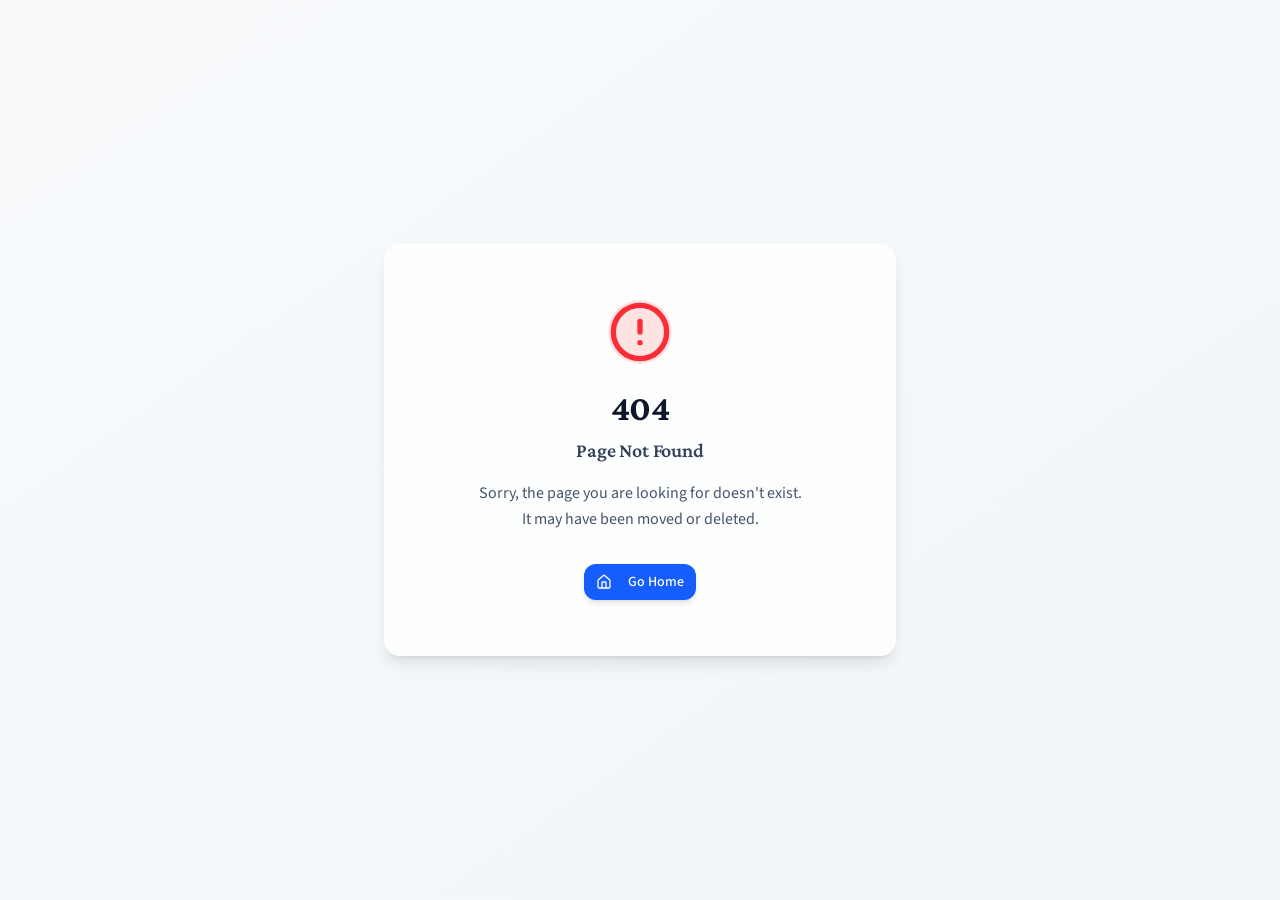
<file: index.html>
<!doctype html>
<html lang="en">

  <head>
    <meta charset="UTF-8" />
    <meta
      name="viewport"
      content="width=device-width, initial-scale=1.0, maximum-scale=1" />
    <title>Barbara D. Gaskins - Data Science Portfolio</title>    
    <link rel="preconnect" href="https://fonts.googleapis.com" />
    <link rel="preconnect" href="https://fonts.gstatic.com" crossorigin />
    <link href="https://fonts.googleapis.com/css2?family=Crimson+Pro:wght@600;700&family=DM+Sans:wght@500;600&family=Source+Sans+Pro:wght@400;500&family=JetBrains+Mono:wght@400&display=swap" rel="stylesheet" />
    <script type="module" crossorigin src="/assets/index-BPt0rMrT.js"></script>
    <link rel="stylesheet" crossorigin href="/assets/index-TbXE5vDo.css">
  </head>

  <body>
    <div id="root"></div>
  </body>

</html>
</file>
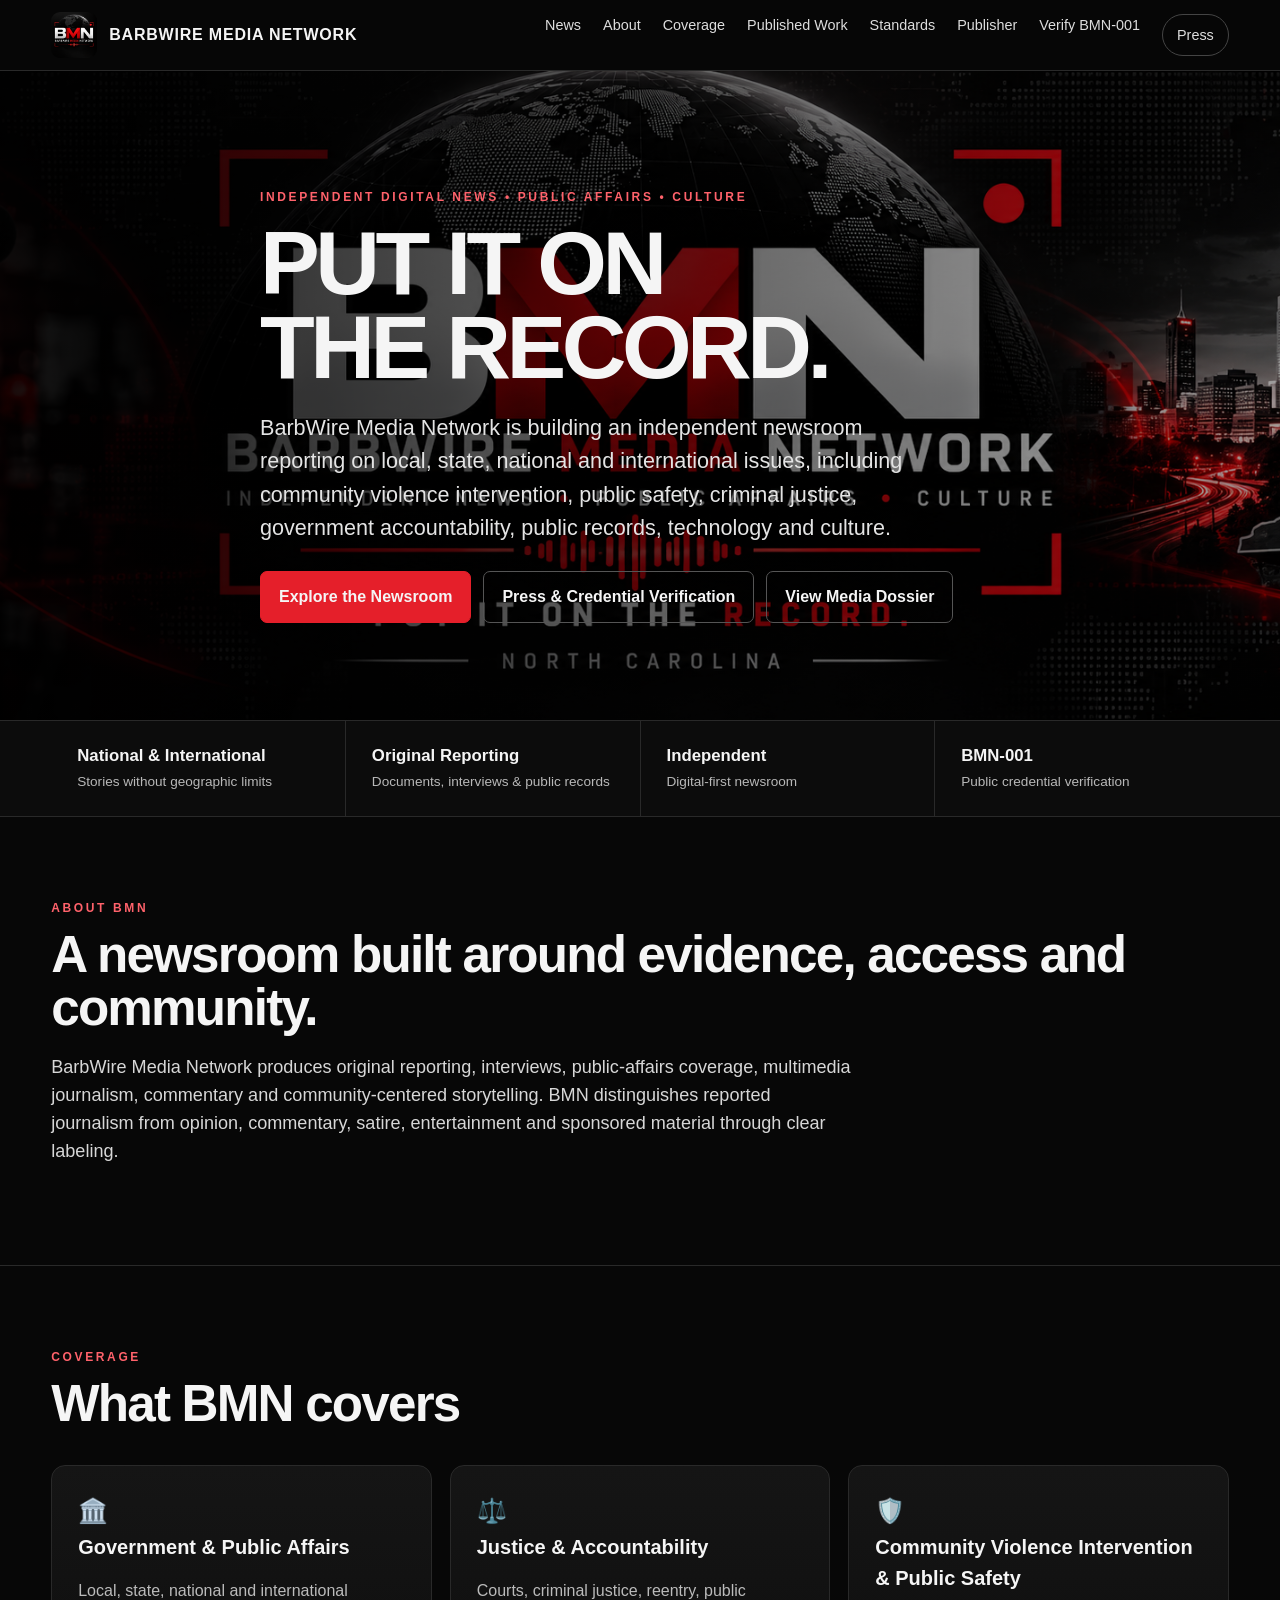
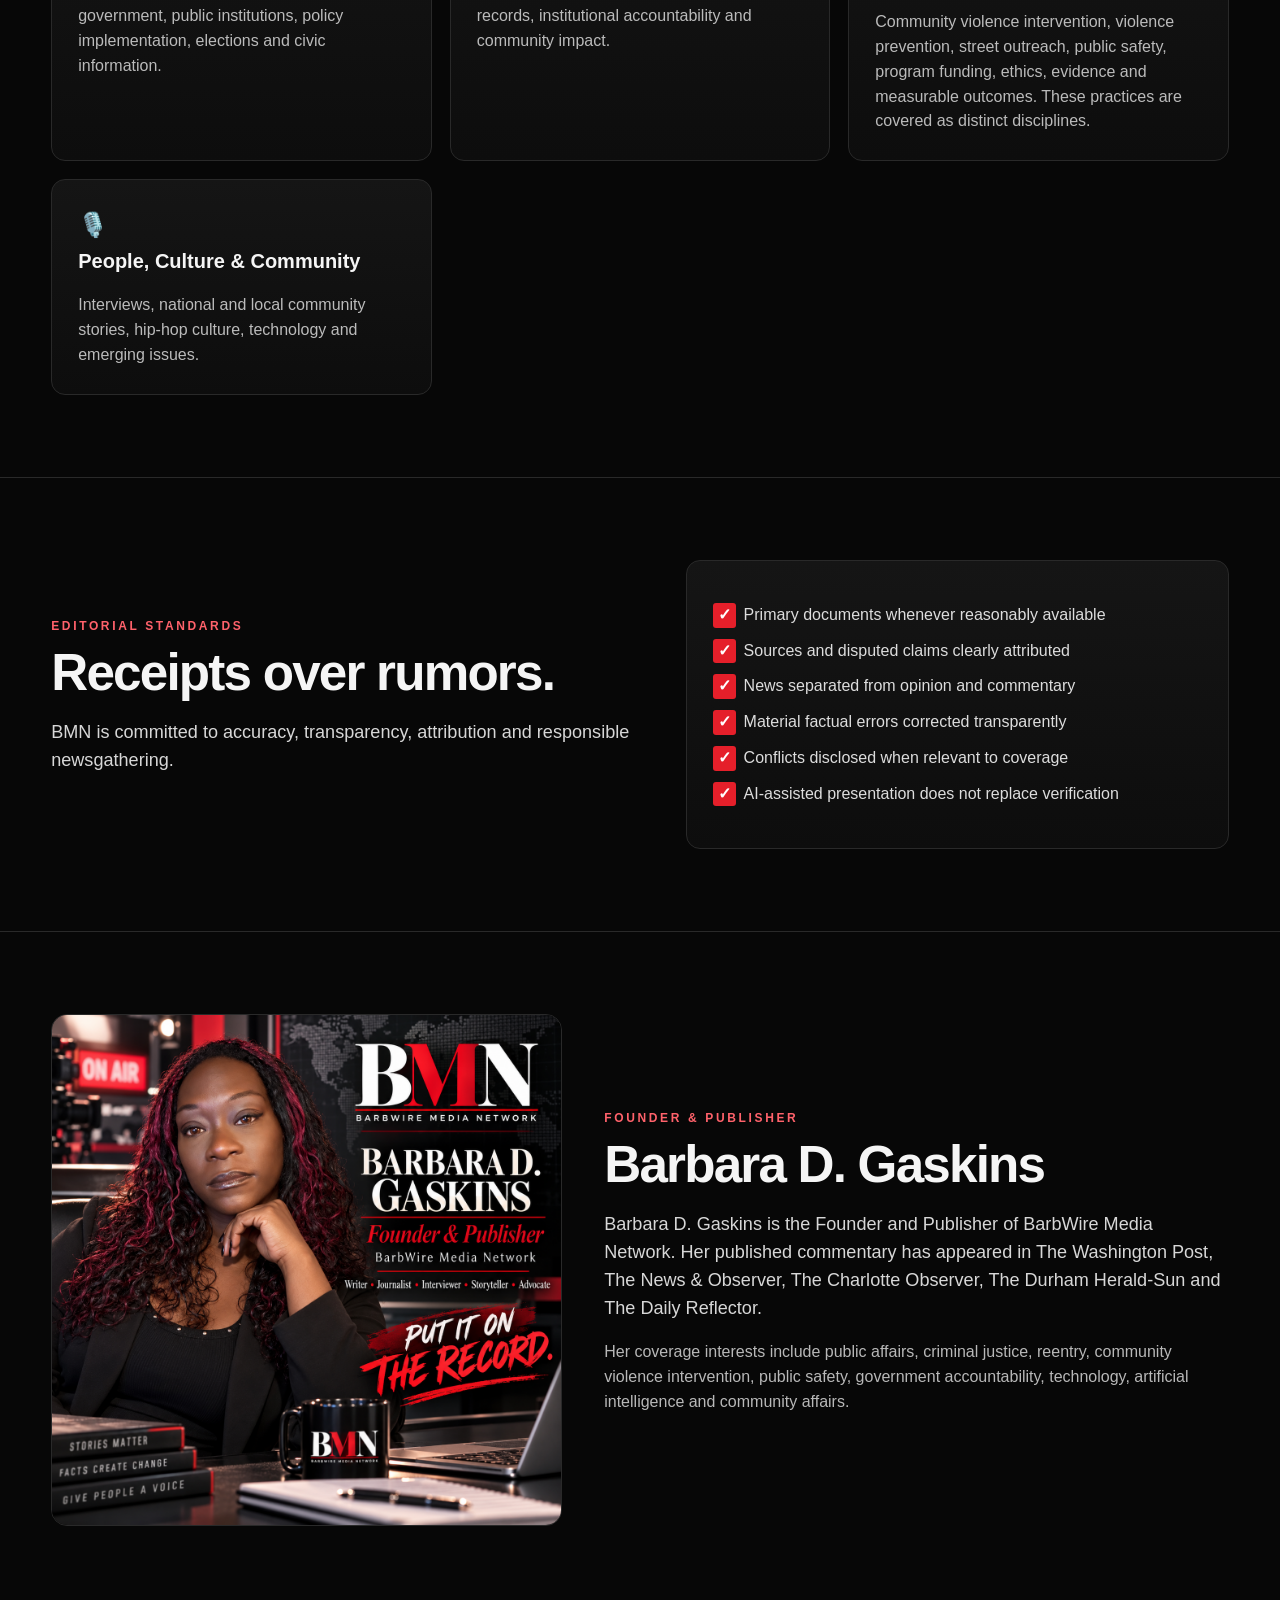
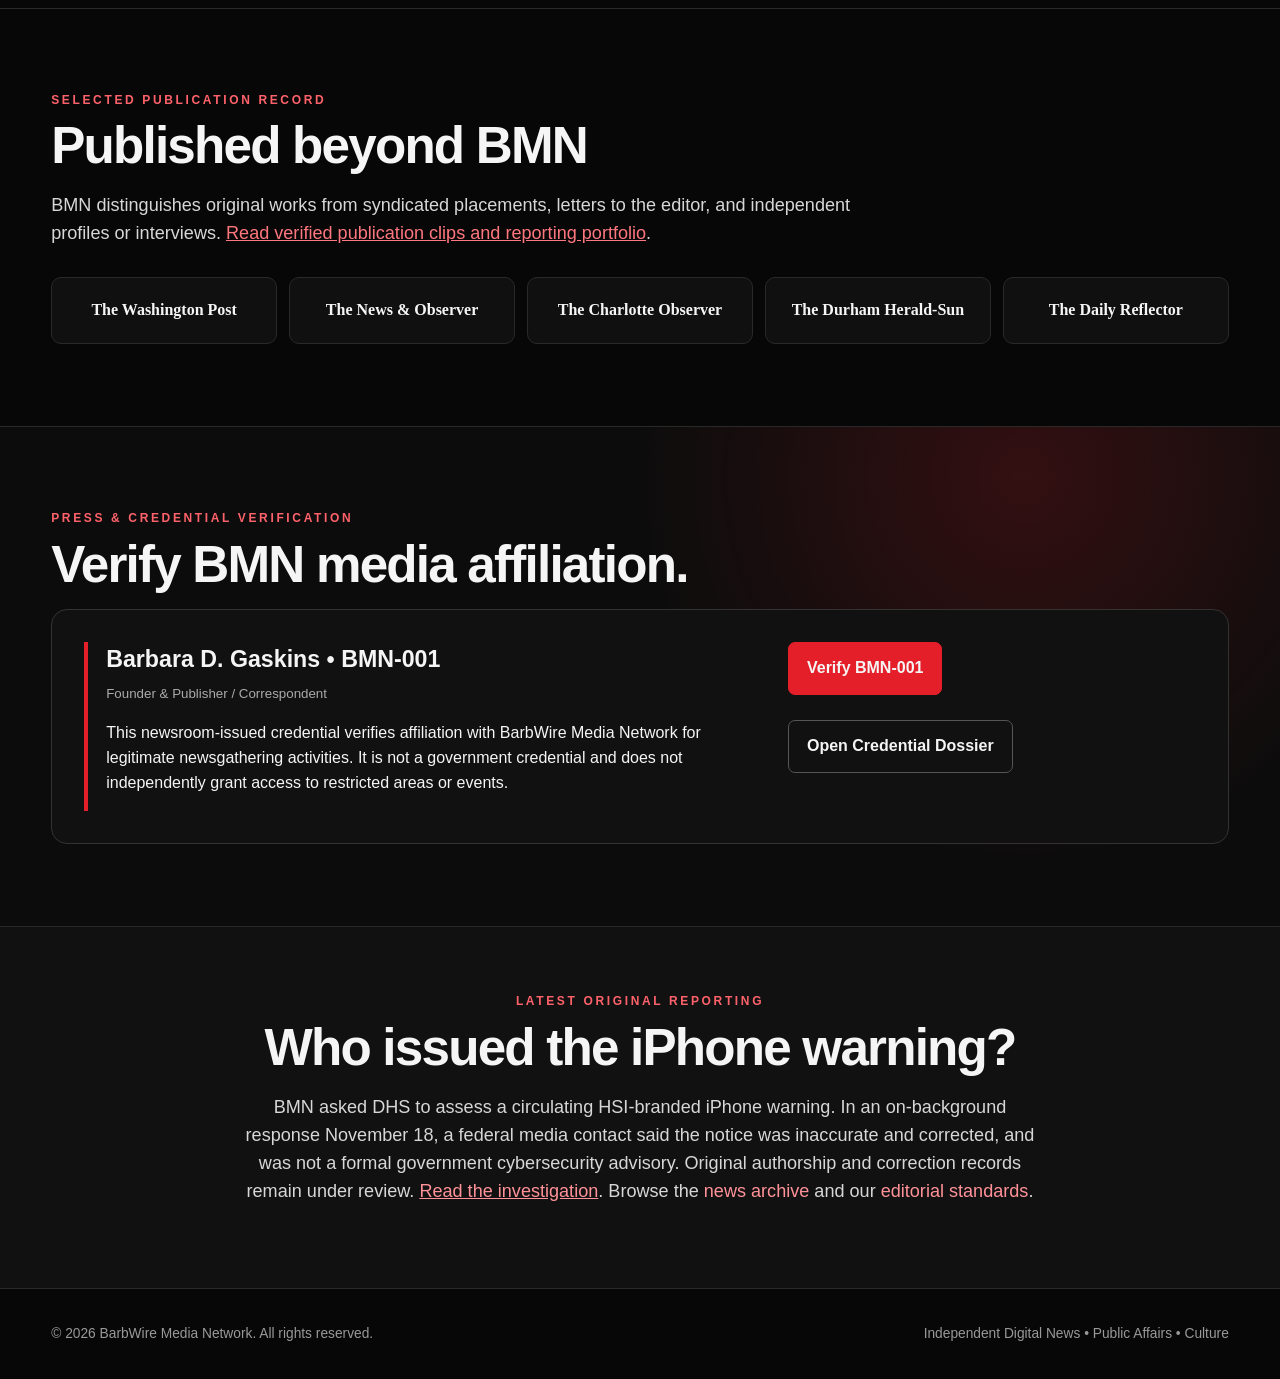
<file: bmn/index.html>
<!doctype html>
<html lang="en">
<head>
  <meta charset="utf-8" />
  <meta name="viewport" content="width=device-width, initial-scale=1" />
  <meta name="description" content="BarbWire Media Network is an independent digital newsroom with national coverage covering public affairs, community violence intervention, public safety, criminal justice, accountability, technology and culture." />
  <meta property="og:title" content="BarbWire Media Network | Put It on the Record" />
  <meta property="og:description" content="Independent news, public affairs & culture. Reporting stories that matter across the United States and beyond." />
  <meta property="og:image" content="https://bdgaskins27889.github.io/bmn/assets/bmn-banner.png" />
  <meta name="theme-color" content="#0a0a0a" />
  <title>BarbWire Media Network | Put It on the Record</title>
  <style>
    :root { --bg:#070707; --panel:#111; --panel2:#181818; --red:#e51f2a; --text:#f5f5f5; --muted:#b8b8b8; --line:#292929; }
    *{box-sizing:border-box} html{scroll-behavior:smooth} body{margin:0;background:var(--bg);color:var(--text);font-family:Inter,Arial,Helvetica,sans-serif;line-height:1.55}
    a{color:inherit;text-decoration:none}.wrap{width:min(1180px,92%);margin:auto}.eyebrow{letter-spacing:.22em;text-transform:uppercase;font-weight:800;font-size:.75rem;color:#ff626b}.muted{color:var(--muted)}
    nav{position:sticky;top:0;z-index:20;background:rgba(7,7,7,.94);backdrop-filter:blur(10px);border-bottom:1px solid var(--line)}
    nav .inner{height:70px;display:flex;align-items:center;justify-content:space-between;gap:18px}.brand{display:flex;align-items:center;gap:12px;font-weight:900;letter-spacing:.05em}.brand img{width:46px;height:46px;border-radius:9px;object-fit:cover}.links{display:flex;gap:22px;font-size:.9rem;color:#ddd}.links a:hover{color:#fff}.links a:focus-visible{outline:2px solid #fff;outline-offset:4px;border-radius:3px}.pill{border:1px solid #444;padding:9px 14px;border-radius:999px}.pill.red{background:var(--red);border-color:var(--red);font-weight:800}
    header{position:relative;min-height:650px;display:grid;align-items:end;background:linear-gradient(90deg,rgba(0,0,0,.9),rgba(0,0,0,.35)),url('assets/bmn-banner.png') center/cover no-repeat;border-bottom:1px solid var(--line)}
    header .hero{padding:90px 0 70px;max-width:760px}h1{font-size:clamp(3rem,7vw,6rem);line-height:.93;margin:.18em 0 .18em;letter-spacing:-.05em}.hero p{font-size:clamp(1.05rem,2vw,1.35rem);max-width:690px;color:#e4e4e4}.cta{display:flex;flex-wrap:wrap;gap:12px;margin-top:26px}.btn{display:inline-flex;align-items:center;justify-content:center;padding:13px 18px;border-radius:7px;border:1px solid #555;font-weight:800}.btn.primary{background:var(--red);border-color:var(--red)}.btn:hover{transform:translateY(-1px)}
    .strip{border-bottom:1px solid var(--line);background:#0c0c0c}.strip .inner{display:grid;grid-template-columns:repeat(4,1fr);gap:1px;background:var(--line)}.stat{background:#0c0c0c;padding:22px 26px}.stat b{display:block;font-size:1.05rem}.stat span{font-size:.85rem;color:var(--muted)}
    section{padding:82px 0;border-bottom:1px solid var(--line)}h2{font-size:clamp(2rem,4vw,3.4rem);line-height:1.05;margin:.2em 0 .35em;letter-spacing:-.035em}.lead{font-size:1.13rem;color:#d7d7d7;max-width:800px}
    .grid3{display:grid;grid-template-columns:repeat(3,1fr);gap:18px;margin-top:34px}.card{background:linear-gradient(180deg,#151515,#0d0d0d);border:1px solid var(--line);border-radius:14px;padding:26px}.card h3{margin:.15em 0 .4em;font-size:1.25rem}.icon{font-size:1.5rem}.card p{color:#bbb;margin-bottom:0}
    .standards{display:grid;grid-template-columns:1.05fr .95fr;gap:34px;align-items:center}.standards ul{padding-left:0;list-style:none}.standards li{margin:11px 0;padding-left:31px;position:relative;color:#ddd}.standards li:before{content:'✓';position:absolute;left:0;color:#fff;background:var(--red);border-radius:3px;padding:0 5px;font-weight:900}
    .founder{display:grid;grid-template-columns:.9fr 1.1fr;gap:42px;align-items:center}.founder img{width:100%;border-radius:16px;border:1px solid var(--line)}
    .pubs{display:grid;grid-template-columns:repeat(5,1fr);gap:12px;margin-top:30px}.pub{padding:20px 12px;text-align:center;border:1px solid var(--line);background:#101010;border-radius:10px;font-family:Georgia,serif;font-weight:700}
    .verify{background:radial-gradient(circle at 80% 10%,rgba(229,31,42,.18),transparent 35%),#0c0c0c}.verifybox{display:grid;grid-template-columns:1.25fr .75fr;gap:24px;background:#111;border:1px solid #333;border-radius:16px;padding:32px}.credential{border-left:4px solid var(--red);padding-left:18px}.credential b{font-size:1.45rem}.credential small{display:block;color:#aaa;margin-top:6px}
    .coming{padding:65px 0;text-align:center;background:#111}.coming h2{margin-bottom:10px}.footer{padding:34px 0;color:#999;font-size:.86rem}.footer .inner{display:flex;justify-content:space-between;gap:20px;flex-wrap:wrap}
    @media(max-width:900px){nav .inner{height:auto;min-height:70px;flex-wrap:wrap;padding:10px 0}.links{display:flex;width:100%;overflow-x:auto;gap:15px;white-space:nowrap;padding:7px 0 10px;scrollbar-width:thin}.strip .inner{grid-template-columns:1fr 1fr}.grid3{grid-template-columns:1fr}.standards,.founder,.verifybox{grid-template-columns:1fr}.pubs{grid-template-columns:1fr 1fr}header{min-height:590px}.founder img{max-width:620px}}
    @media(max-width:520px){.strip .inner,.pubs{grid-template-columns:1fr}.hero{padding-top:65px}.btn{width:100%}}
  </style>
  <link rel="canonical" href="https://bdgaskins27889.github.io/bmn/"><meta property="og:type" content="website"><meta property="og:url" content="https://bdgaskins27889.github.io/bmn/"><meta name="robots" content="index,follow">
<meta name="twitter:card" content="summary_large_image">
<meta name="twitter:image" content="https://bdgaskins27889.github.io/bmn/assets/bmn-banner.png">
<script type="application/ld+json">{"@context":"https://schema.org","@type":"NewsMediaOrganization","name":"BarbWire Media Network","url":"https://bdgaskins27889.github.io/bmn/","logo":"https://bdgaskins27889.github.io/bmn/assets/bmn-logo.png","founder":{"@type":"Person","name":"Barbara D. Gaskins"},"publishingPrinciples":"https://bdgaskins27889.github.io/bmn/editorial-policy/"}</script>
</head>
<body>
  <nav aria-label="Main navigation">
    <div class="wrap inner">
      <a class="brand" href="#top"><img src="assets/bmn-logo.png" alt="BMN logo"><span>BARBWIRE MEDIA NETWORK</span></a>      <div class="links"><a href="news/">News</a><a href="#about">About</a><a href="#coverage">Coverage</a><a href="publications/">Published Work</a><a href="editorial-policy/">Standards</a><a href="#publisher">Publisher</a><a href="verify-BMN-001.html">Verify BMN-001</a><a class="pill" href="press/">Press</a></div>
    </div>
  </nav>

  <header id="top">
    <div class="wrap hero">
      <div class="eyebrow">Independent Digital News • Public Affairs • Culture</div>
      <h1>PUT IT ON<br>THE RECORD.</h1>
      <p>BarbWire Media Network is building an independent newsroom reporting on local, state, national and international issues, including community violence intervention, public safety, criminal justice, government accountability, public records, technology and culture.</p>
      <div class="cta">
        <a class="btn primary" href="news/">Explore the Newsroom</a><a class="btn" href="#press">Press & Credential Verification</a>
        <a class="btn" href="BMN_Press_Credential_Media_Dossier_v1.1.pdf">View Media Dossier</a>
      </div>
    </div>
  </header>

  <div class="strip"><div class="wrap inner">
    <div class="stat"><b>National & International</b><span>Stories without geographic limits</span></div>
    <div class="stat"><b>Original Reporting</b><span>Documents, interviews & public records</span></div>
    <div class="stat"><b>Independent</b><span>Digital-first newsroom</span></div>
    <div class="stat"><b>BMN-001</b><span>Public credential verification</span></div>
  </div></div>

  <section id="about"><div class="wrap">
    <div class="eyebrow">About BMN</div><h2>A newsroom built around evidence, access and community.</h2>
    <p class="lead">BarbWire Media Network produces original reporting, interviews, public-affairs coverage, multimedia journalism, commentary and community-centered storytelling. BMN distinguishes reported journalism from opinion, commentary, satire, entertainment and sponsored material through clear labeling.</p>
  </div></section>

  <section id="coverage"><div class="wrap">
    <div class="eyebrow">Coverage</div><h2>What BMN covers</h2>
    <div class="grid3">
      <div class="card"><div class="icon">🏛️</div><h3>Government & Public Affairs</h3><p>Local, state, national and international government, public institutions, policy implementation, elections and civic information.</p></div>
      <div class="card"><div class="icon">⚖️</div><h3>Justice & Accountability</h3><p>Courts, criminal justice, reentry, public records, institutional accountability and community impact.</p></div>
      <div class="card"><div class="icon">🛡️</div><h3><a href="news/community-violence-intervention/">Community Violence Intervention & Public Safety</a></h3><p>Community violence intervention, violence prevention, street outreach, public safety, program funding, ethics, evidence and measurable outcomes. These practices are covered as distinct disciplines.</p></div><div class="card"><div class="icon">🎙️</div><h3>People, Culture & Community</h3><p>Interviews, national and local community stories, hip-hop culture, technology and emerging issues.</p></div>
    </div>
  </div></section>

  <section id="standards"><div class="wrap standards">
    <div><div class="eyebrow">Editorial Standards</div><h2>Receipts over rumors.</h2><p class="lead">BMN is committed to accuracy, transparency, attribution and responsible newsgathering.</p></div>
    <div class="card"><ul>
      <li>Primary documents whenever reasonably available</li><li>Sources and disputed claims clearly attributed</li><li>News separated from opinion and commentary</li><li>Material factual errors corrected transparently</li><li>Conflicts disclosed when relevant to coverage</li><li>AI-assisted presentation does not replace verification</li>
    </ul></div>
  </div></section>

  <section id="publisher"><div class="wrap founder">
    <img src="assets/barbara-founder.png" alt="Barbara D. Gaskins, Founder and Publisher of BarbWire Media Network">
    <div><div class="eyebrow">Founder & Publisher</div><h2>Barbara D. Gaskins</h2>
      <p class="lead">Barbara D. Gaskins is the Founder and Publisher of BarbWire Media Network. Her published commentary has appeared in The Washington Post, The News & Observer, The Charlotte Observer, The Durham Herald-Sun and The Daily Reflector.</p>
      <p class="muted">Her coverage interests include public affairs, criminal justice, reentry, community violence intervention, public safety, government accountability, technology, artificial intelligence and community affairs.</p>
    </div>
  </div></section>

  <section><div class="wrap"><div class="eyebrow">Selected Publication Record</div><h2>Published beyond BMN</h2>
    <p class="lead">BMN distinguishes original works from syndicated placements, letters to the editor, and independent profiles or interviews. <a href="publications/" style="color:#ff777e;text-decoration:underline">Read verified publication clips and reporting portfolio</a>.</p>
    <div class="pubs"><div class="pub">The Washington Post</div><div class="pub">The News & Observer</div><div class="pub">The Charlotte Observer</div><div class="pub">The Durham Herald-Sun</div><div class="pub">The Daily Reflector</div></div>
  </div></section>

  <section id="press" class="verify"><div class="wrap">
    <div class="eyebrow">Press & Credential Verification</div><h2>Verify BMN media affiliation.</h2>
    <div class="verifybox">
      <div class="credential"><b>Barbara D. Gaskins • BMN-001</b><small>Founder & Publisher / Correspondent</small><p>This newsroom-issued credential verifies affiliation with BarbWire Media Network for legitimate newsgathering activities. It is not a government credential and does not independently grant access to restricted areas or events.</p></div>
      <div><a class="btn primary" href="verify-BMN-001.html">Verify BMN-001</a><br><br><a class="btn" href="BMN_Press_Credential_Media_Dossier_v1.1.pdf">Open Credential Dossier</a></div>
    </div>
  </div></section>

  <section class="coming"><div class="wrap"><div class="eyebrow">Latest Original Reporting</div><h2>Who issued the iPhone warning?</h2><p class="lead" style="margin-left:auto;margin-right:auto">BMN asked DHS to assess a circulating HSI-branded iPhone warning. In an on-background response November 18, a federal media contact said the notice was inaccurate and corrected, and was not a formal government cybersecurity advisory. Original authorship and correction records remain under review. <a style="color:#ff9299;text-decoration:underline" href="news/hsi-iphone-advisory-dhs-verification/">Read the investigation</a>. Browse the <a href="news/" style="color:#ff9299">news archive</a> and our <a href="editorial-policy/" style="color:#ff9299">editorial standards</a>.</p></div></section>

  <footer class="footer"><div class="wrap inner"><span>© 2026 BarbWire Media Network. All rights reserved.</span><span>Independent Digital News • Public Affairs • Culture</span></div></footer>
</body>
</html>
</file>
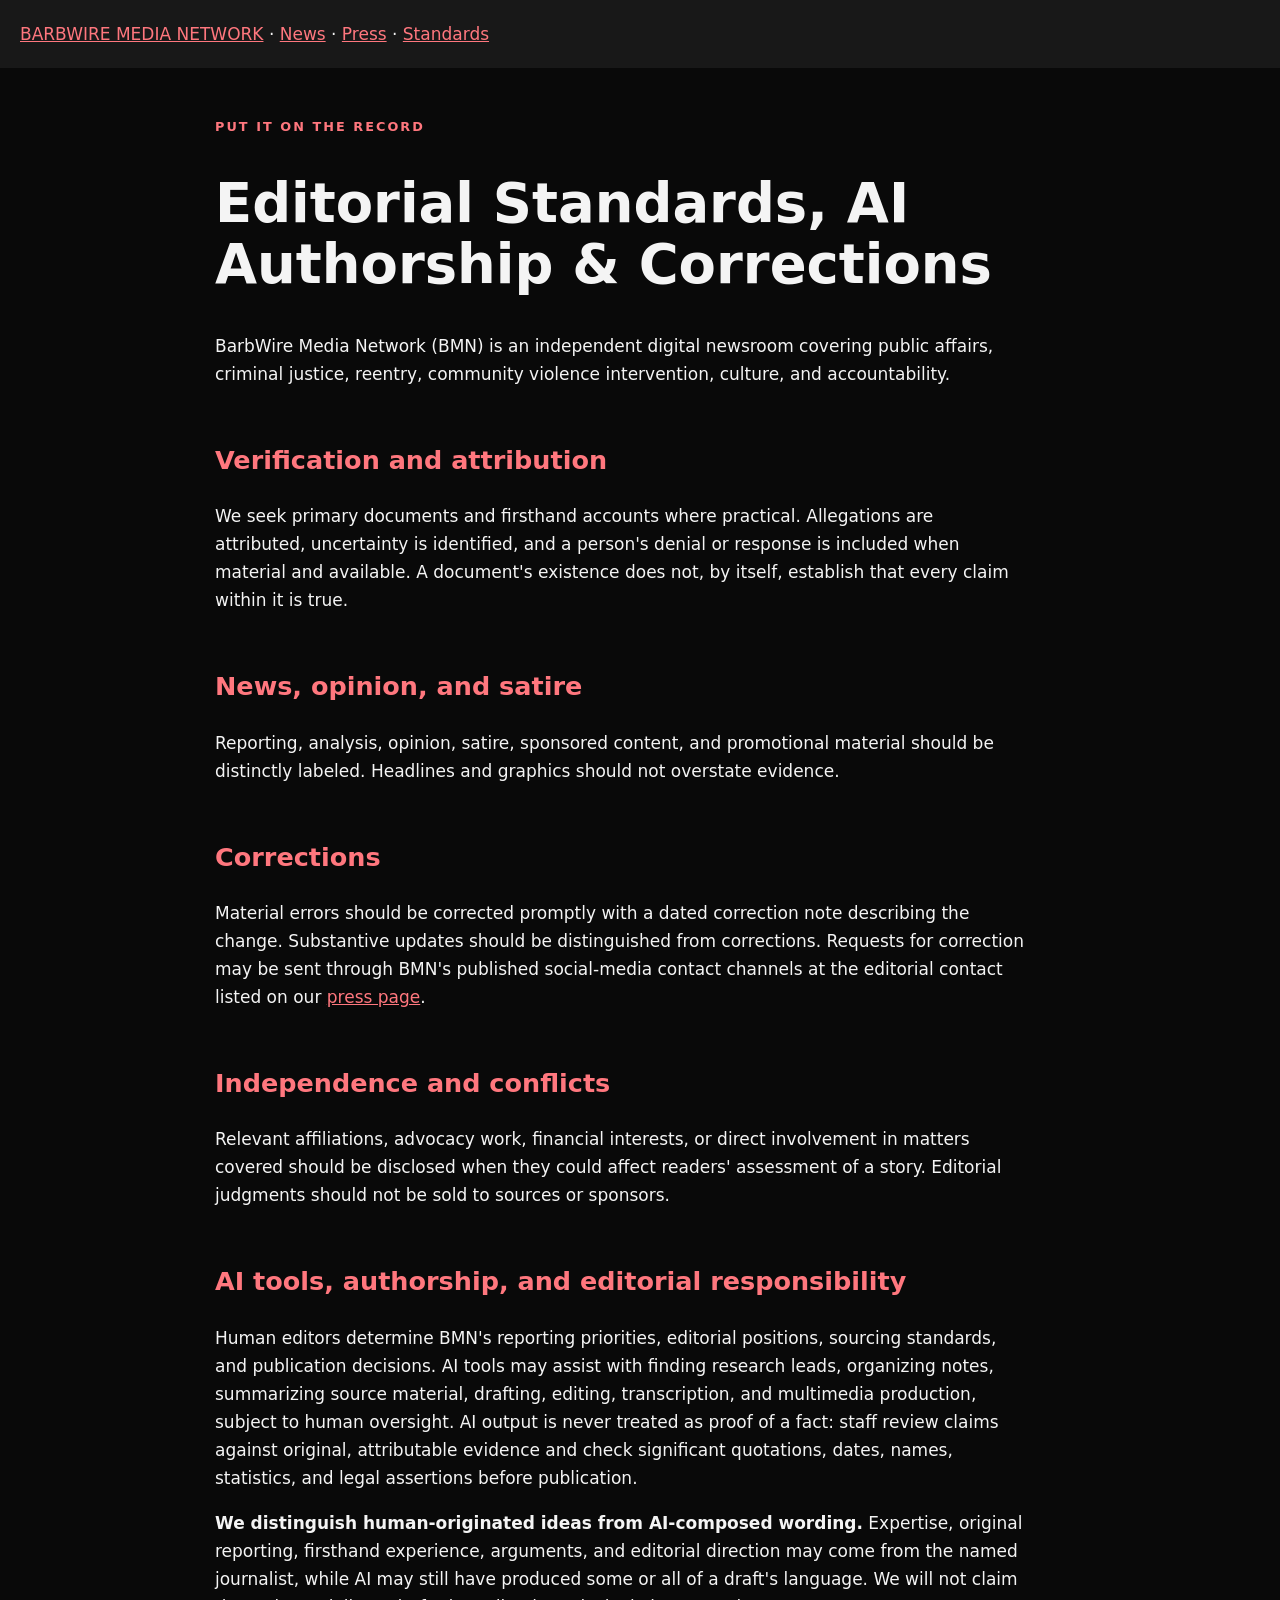
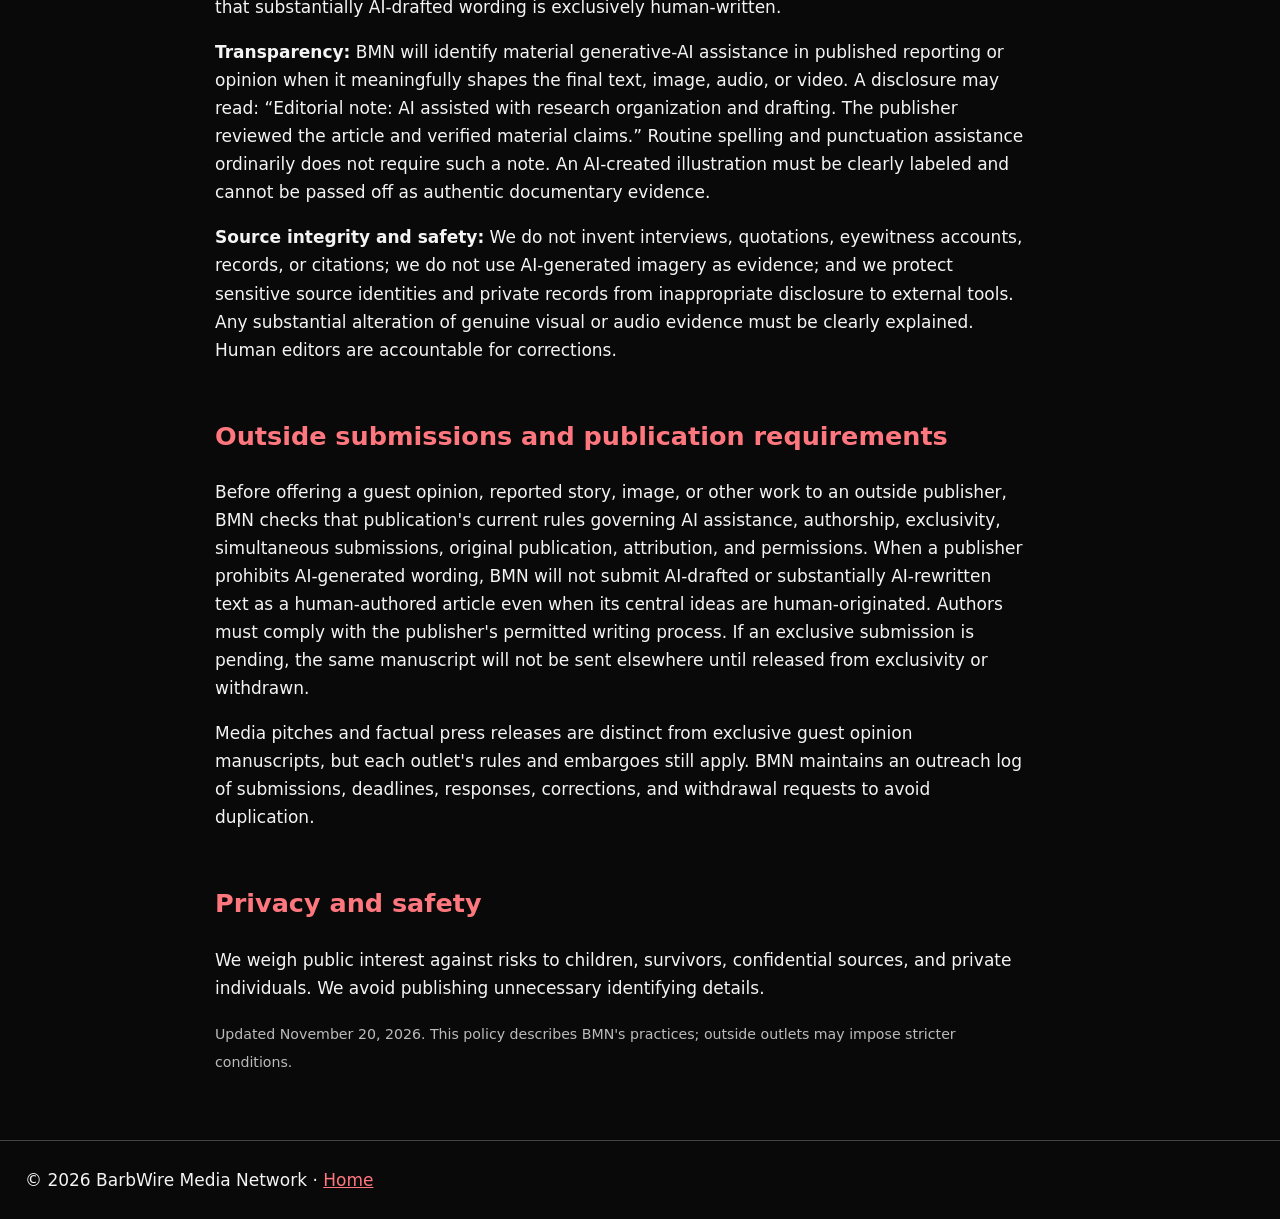
<file: bmn/editorial-policy/index.html>
<!doctype html><html lang="en"><head><meta charset="utf-8"><meta name="viewport" content="width=device-width,initial-scale=1"><title>Editorial Standards, AI Authorship & Corrections | BarbWire Media Network</title><meta name="description" content="Editorial standards, AI-assisted authorship disclosure, corrections and accountability at BarbWire Media Network, an independent newsroom covering national public affairs."><link rel="canonical" href="https://bdgaskins27889.github.io/bmn/editorial-policy/"><meta property="og:title" content="Editorial Standards & Corrections | BarbWire Media Network"><meta property="og:type" content="website"><meta property="og:url" content="https://bdgaskins27889.github.io/bmn/editorial-policy/"><style>body{margin:0;background:#090909;color:#f4f4f4;font:17px/1.65 system-ui,Arial,sans-serif}main{max-width:850px;margin:auto;padding:48px 22px}a{color:#ff777e}nav{padding:20px;background:#181818}h1{font-size:clamp(2rem,5vw,3.4rem);line-height:1.12}h2{margin-top:2em;color:#ff777e}p,li{max-width:75ch}.muted{color:#bbb}.tag{letter-spacing:.16em;color:#ff777e;font-size:.8rem;font-weight:bold}footer{border-top:1px solid #444;padding:25px}</style><meta property="og:image" content="https://bdgaskins27889.github.io/bmn/assets/bmn-banner.png">
<meta property="og:description" content="Editorial standards, AI-assisted authorship disclosure, corrections and accountability at BarbWire Media Network, an independent newsroom covering national public affairs.">
<meta name="twitter:card" content="summary_large_image">
<meta name="twitter:image" content="https://bdgaskins27889.github.io/bmn/assets/bmn-banner.png">
<script type="application/ld+json">{"@context":"https://schema.org","@type":"WebPage","name":"Editorial Standards, AI Authorship & Corrections | BarbWire Media Network","url":"https://bdgaskins27889.github.io/bmn/editorial-policy/","description":"Editorial standards, AI-assisted authorship disclosure, corrections and accountability at BarbWire Media Network, an independent newsroom covering national public affairs."}</script>
</head><body><nav><a href="https://bdgaskins27889.github.io/bmn/">BARBWIRE MEDIA NETWORK</a> · <a href="https://bdgaskins27889.github.io/bmn/news/">News</a> · <a href="https://bdgaskins27889.github.io/bmn/press/">Press</a> · <a href="https://bdgaskins27889.github.io/bmn/editorial-policy/">Standards</a></nav><main><div class="tag">PUT IT ON THE RECORD</div><h1>Editorial Standards, AI Authorship & Corrections</h1><p>BarbWire Media Network (BMN) is an independent digital newsroom covering public affairs, criminal justice, reentry, community violence intervention, culture, and accountability.</p><h2>Verification and attribution</h2><p>We seek primary documents and firsthand accounts where practical. Allegations are attributed, uncertainty is identified, and a person's denial or response is included when material and available. A document's existence does not, by itself, establish that every claim within it is true.</p><h2>News, opinion, and satire</h2><p>Reporting, analysis, opinion, satire, sponsored content, and promotional material should be distinctly labeled. Headlines and graphics should not overstate evidence.</p><h2>Corrections</h2><p>Material errors should be corrected promptly with a dated correction note describing the change. Substantive updates should be distinguished from corrections. Requests for correction may be sent through BMN's published social-media contact channels at the editorial contact listed on our <a href="../press/">press page</a>.</p><h2>Independence and conflicts</h2><p>Relevant affiliations, advocacy work, financial interests, or direct involvement in matters covered should be disclosed when they could affect readers' assessment of a story. Editorial judgments should not be sold to sources or sponsors.</p><h2>AI tools, authorship, and editorial responsibility</h2>
<p>Human editors determine BMN's reporting priorities, editorial positions, sourcing standards, and publication decisions. AI tools may assist with finding research leads, organizing notes, summarizing source material, drafting, editing, transcription, and multimedia production, subject to human oversight. AI output is never treated as proof of a fact: staff review claims against original, attributable evidence and check significant quotations, dates, names, statistics, and legal assertions before publication.</p>
<p><strong>We distinguish human-originated ideas from AI-composed wording.</strong> Expertise, original reporting, firsthand experience, arguments, and editorial direction may come from the named journalist, while AI may still have produced some or all of a draft's language. We will not claim that substantially AI-drafted wording is exclusively human-written.</p>
<p><strong>Transparency:</strong> BMN will identify material generative-AI assistance in published reporting or opinion when it meaningfully shapes the final text, image, audio, or video. A disclosure may read: “Editorial note: AI assisted with research organization and drafting. The publisher reviewed the article and verified material claims.” Routine spelling and punctuation assistance ordinarily does not require such a note. An AI-created illustration must be clearly labeled and cannot be passed off as authentic documentary evidence.</p>
<p><strong>Source integrity and safety:</strong> We do not invent interviews, quotations, eyewitness accounts, records, or citations; we do not use AI-generated imagery as evidence; and we protect sensitive source identities and private records from inappropriate disclosure to external tools. Any substantial alteration of genuine visual or audio evidence must be clearly explained. Human editors are accountable for corrections.</p>
<h2>Outside submissions and publication requirements</h2>
<p>Before offering a guest opinion, reported story, image, or other work to an outside publisher, BMN checks that publication's current rules governing AI assistance, authorship, exclusivity, simultaneous submissions, original publication, attribution, and permissions. When a publisher prohibits AI-generated wording, BMN will not submit AI-drafted or substantially AI-rewritten text as a human-authored article even when its central ideas are human-originated. Authors must comply with the publisher's permitted writing process. If an exclusive submission is pending, the same manuscript will not be sent elsewhere until released from exclusivity or withdrawn.</p>
<p>Media pitches and factual press releases are distinct from exclusive guest opinion manuscripts, but each outlet's rules and embargoes still apply. BMN maintains an outreach log of submissions, deadlines, responses, corrections, and withdrawal requests to avoid duplication.</p>
<h2>Privacy and safety</h2><p>We weigh public interest against risks to children, survivors, confidential sources, and private individuals. We avoid publishing unnecessary identifying details.</p><p class="muted"><small>Updated November 20, 2026. This policy describes BMN's practices; outside outlets may impose stricter conditions.</small></p></main><footer>© 2026 BarbWire Media Network · <a href="https://bdgaskins27889.github.io/bmn/">Home</a></footer></body></html>
</file>
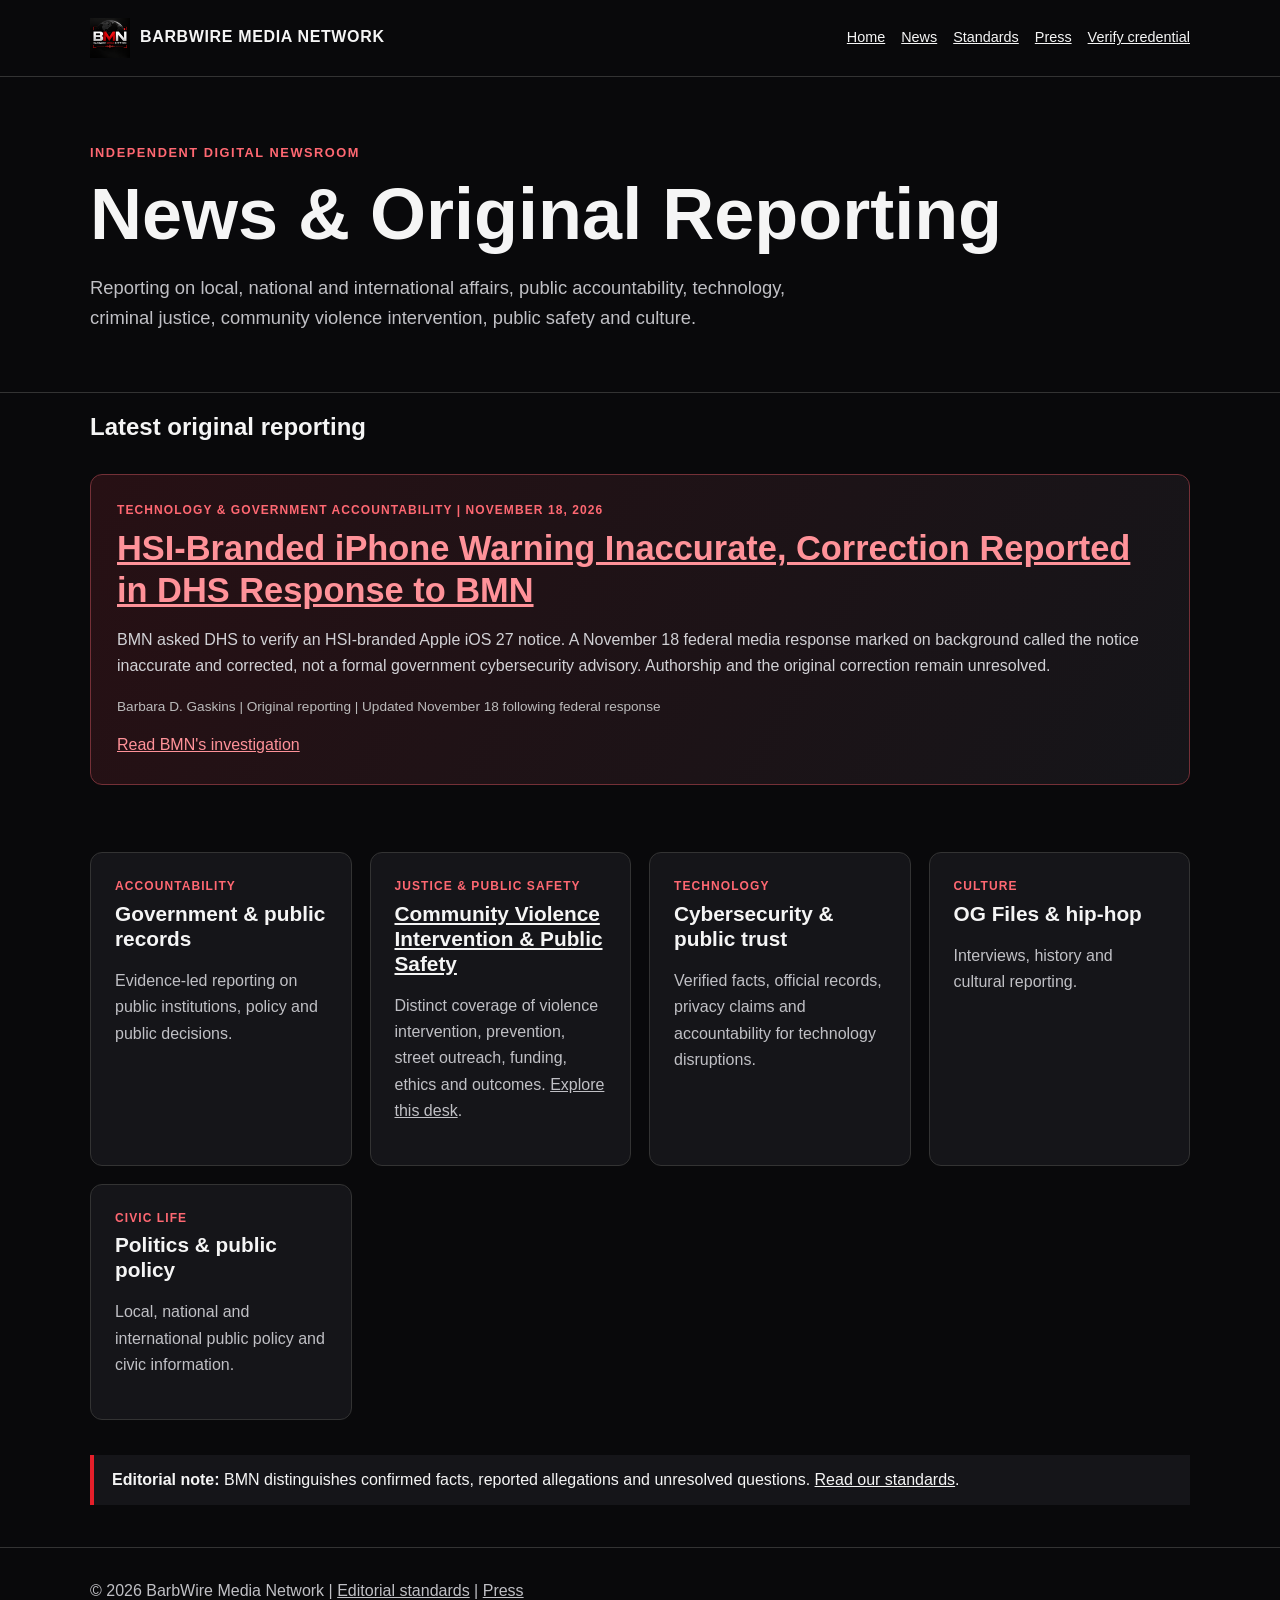
<file: bmn/news/index.html>
<!doctype html>
<html lang="en"><head><meta charset="utf-8"><meta name="viewport" content="width=device-width,initial-scale=1">
<meta name="description" content="BarbWire Media Network news and original reporting on technology, government accountability, public safety, community violence intervention and culture.">
<title>News & Original Reporting | BarbWire Media Network</title>
<link rel="canonical" href="https://bdgaskins27889.github.io/bmn/news/">
<meta property="og:type" content="website"><meta property="og:title" content="News & Original Reporting | BMN"><meta property="og:description" content="Independent, evidence-led journalism from BarbWire Media Network."><meta property="og:url" content="https://bdgaskins27889.github.io/bmn/news/">
<meta property="og:image" content="https://bdgaskins27889.github.io/bmn/assets/bmn-banner.png"><link rel="stylesheet" href="../assets/newsroom.css">
<style>.feature{margin:32px 0;background:linear-gradient(120deg,#271014,#151519);border:1px solid #743037;border-radius:12px;padding:26px}.feature h2{font-size:clamp(1.6rem,3vw,2.15rem);margin:8px 0}.feature p{color:#d1d1d5}.feature a{color:#ff9299}.feature .small{font-size:.85rem;color:#bbb}.notice{margin-bottom:42px}</style><meta name="twitter:card" content="summary_large_image">
<meta name="twitter:image" content="https://bdgaskins27889.github.io/bmn/assets/bmn-banner.png">
<script type="application/ld+json">{"@context":"https://schema.org","@type":"WebPage","name":"News & Original Reporting | BarbWire Media Network","url":"https://bdgaskins27889.github.io/bmn/news/","description":"BarbWire Media Network news and original reporting on technology, government accountability, public safety, community violence intervention and culture."}</script>
</head>
<body><header class="top"><div class="wrap"><a class="brand" href="../"><img src="../assets/bmn-logo.png" alt="BarbWire Media Network logo">BARBWIRE MEDIA NETWORK</a><nav class="nav" aria-label="Main navigation"><a href="../">Home</a><a href="./" aria-current="page">News</a><a href="../editorial-policy/">Standards</a><a href="../press/">Press</a><a href="../verify-BMN-001.html">Verify credential</a></nav></div></header>
<main><section class="hero"><div class="wrap"><div class="eyebrow">Independent digital newsroom</div><h1>News & Original Reporting</h1><p class="lead">Reporting on local, national and international affairs, public accountability, technology, criminal justice, community violence intervention, public safety and culture.</p></div></section>
<div class="wrap"><section aria-labelledby="latest"><h2 id="latest">Latest original reporting</h2><article class="feature"><div class="tag">Technology & Government Accountability | November 18, 2026</div><h2><a href="hsi-iphone-advisory-dhs-verification/">HSI-Branded iPhone Warning Inaccurate, Correction Reported in DHS Response to BMN</a></h2><p>BMN asked DHS to verify an HSI-branded Apple iOS 27 notice. A November 18 federal media response marked on background called the notice inaccurate and corrected, not a formal government cybersecurity advisory. Authorship and the original correction remain unresolved.</p><p class="small">Barbara D. Gaskins | Original reporting | Updated November 18 following federal response</p><a href="hsi-iphone-advisory-dhs-verification/">Read BMN's investigation</a></article></section>
<section class="grid" aria-label="Coverage desks"><div class="card"><div class="tag">Accountability</div><h2>Government & public records</h2><p>Evidence-led reporting on public institutions, policy and public decisions.</p></div><div class="card"><div class="tag">Justice & Public Safety</div><h2><a href="community-violence-intervention/">Community Violence Intervention & Public Safety</a></h2><p>Distinct coverage of violence intervention, prevention, street outreach, funding, ethics and outcomes. <a href="community-violence-intervention/">Explore this desk</a>.</p></div><div class="card"><div class="tag">Technology</div><h2>Cybersecurity & public trust</h2><p>Verified facts, official records, privacy claims and accountability for technology disruptions.</p></div><div class="card"><div class="tag">Culture</div><h2>OG Files & hip-hop</h2><p>Interviews, history and cultural reporting.</p></div><div class="card"><div class="tag">Civic life</div><h2>Politics & public policy</h2><p>Local, national and international public policy and civic information.</p></div></section>
<section class="notice"><strong>Editorial note:</strong> BMN distinguishes confirmed facts, reported allegations and unresolved questions. <a href="../editorial-policy/">Read our standards</a>.</section></div></main><footer><div class="wrap">© 2026 BarbWire Media Network | <a href="../editorial-policy/">Editorial standards</a> | <a href="../press/">Press</a></div></footer></body></html>
</file>
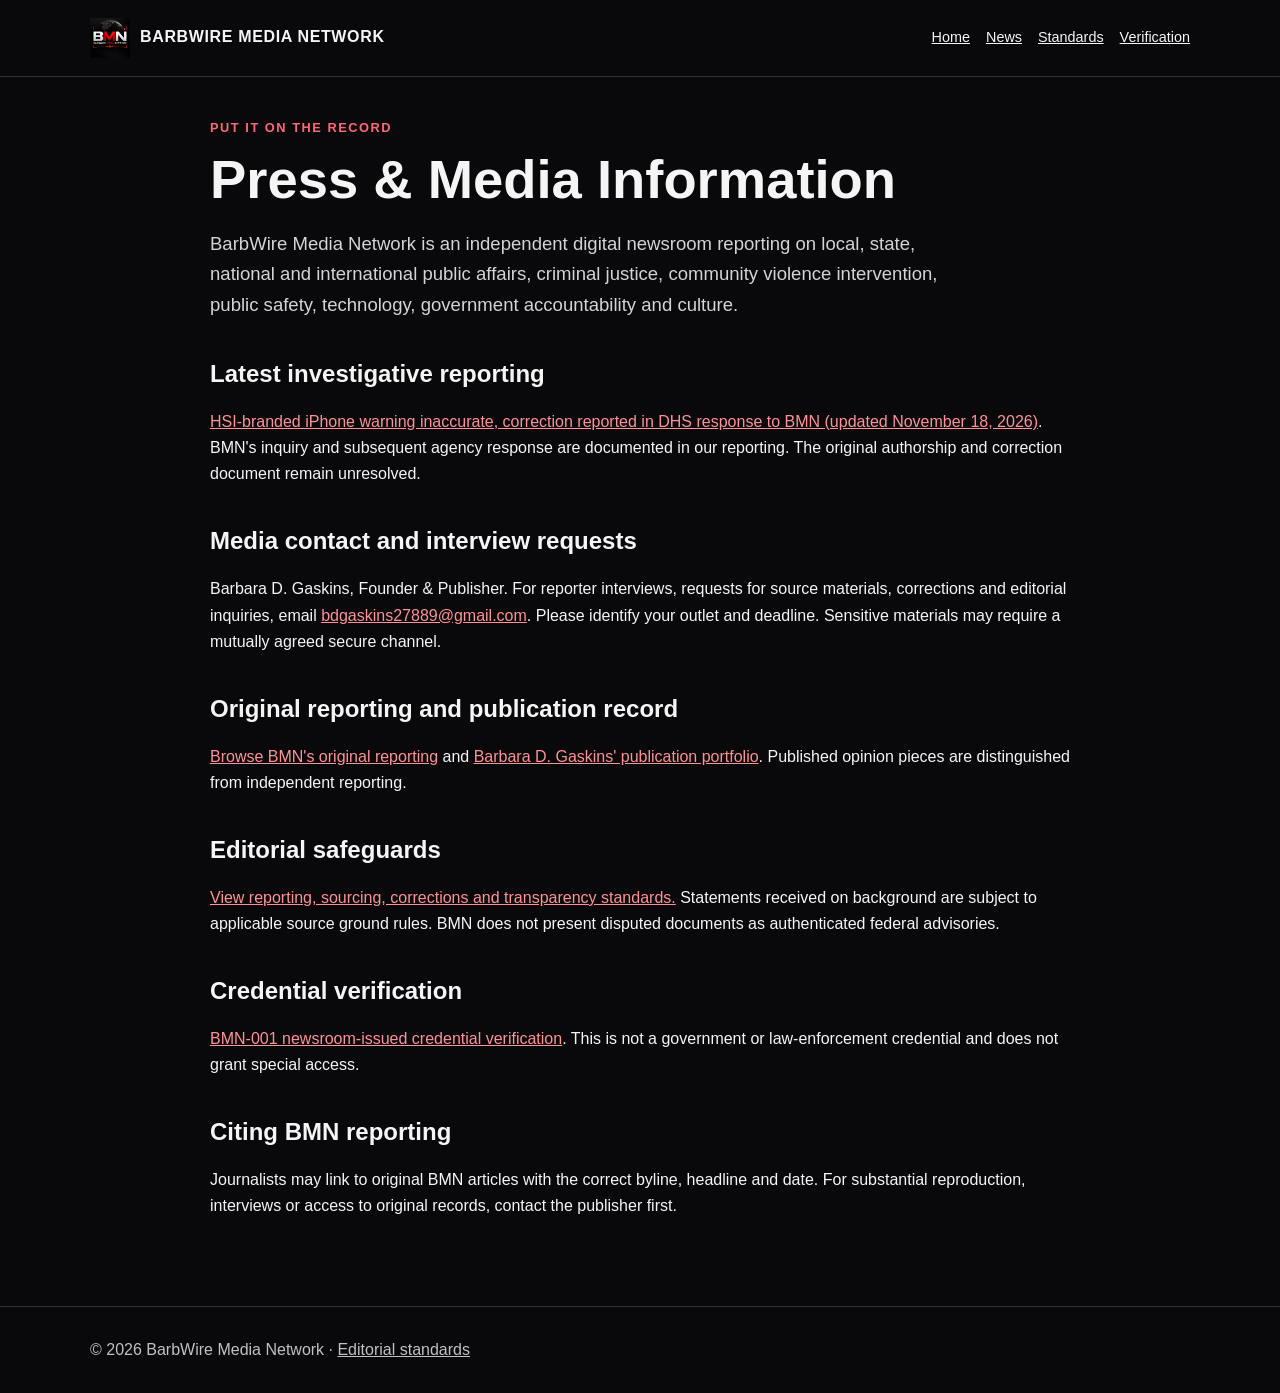
<file: bmn/press/index.html>
<!doctype html>
<html lang="en">
<head><meta charset="utf-8"><meta name="viewport" content="width=device-width,initial-scale=1"><meta name="description" content="Press information, original reporting, interview requests and editorial standards for BarbWire Media Network."><title>Press & Media Information | BarbWire Media Network</title><link rel="canonical" href="https://bdgaskins27889.github.io/bmn/press/"><meta property="og:title" content="Press & Media Information | BarbWire Media Network"><meta property="og:type" content="website"><meta property="og:url" content="https://bdgaskins27889.github.io/bmn/press/"><link rel="stylesheet" href="../assets/newsroom.css"><style>.press{max-width:860px;padding:40px 0 70px}.press h1{font-size:clamp(2rem,5vw,3.4rem)}.press h2{margin-top:1.65em}.press a{color:#ff9196;text-decoration:underline}.press li{margin-bottom:12px}.lead{font-size:1.16rem;color:#d4d4d4}</style><meta property="og:image" content="https://bdgaskins27889.github.io/bmn/assets/bmn-banner.png">
<meta property="og:description" content="Press information, original reporting, interview requests and editorial standards for BarbWire Media Network.">
<meta name="twitter:card" content="summary_large_image">
<meta name="twitter:image" content="https://bdgaskins27889.github.io/bmn/assets/bmn-banner.png">
<script type="application/ld+json">{"@context":"https://schema.org","@type":"WebPage","name":"Press & Media Information | BarbWire Media Network","url":"https://bdgaskins27889.github.io/bmn/press/","description":"Press information, original reporting, interview requests and editorial standards for BarbWire Media Network."}</script>
</head>
<body><header class="top"><div class="wrap"><a class="brand" href="../"><img src="../assets/bmn-logo.png" alt="BarbWire Media Network logo">BARBWIRE MEDIA NETWORK</a><nav class="nav" aria-label="Main navigation"><a href="../">Home</a><a href="../news/">News</a><a href="../editorial-policy/">Standards</a><a href="../verify-BMN-001.html">Verification</a></nav></div></header>
<main class="wrap press"><div class="eyebrow">PUT IT ON THE RECORD</div><h1>Press & Media Information</h1>
<p class="lead">BarbWire Media Network is an independent digital newsroom reporting on local, state, national and international public affairs, criminal justice, community violence intervention, public safety, technology, government accountability and culture.</p>
<h2>Latest investigative reporting</h2><p><a href="../news/hsi-iphone-advisory-dhs-verification/">HSI-branded iPhone warning inaccurate, correction reported in DHS response to BMN (updated November 18, 2026)</a>. BMN's inquiry and subsequent agency response are documented in our reporting. The original authorship and correction document remain unresolved.</p>
<h2>Media contact and interview requests</h2><p>Barbara D. Gaskins, Founder &amp; Publisher. For reporter interviews, requests for source materials, corrections and editorial inquiries, email <a href="mailto:bdgaskins27889@gmail.com">bdgaskins27889@gmail.com</a>. Please identify your outlet and deadline. Sensitive materials may require a mutually agreed secure channel.</p>
<h2>Original reporting and publication record</h2><p><a href="../news/">Browse BMN's original reporting</a> and <a href="../publications/">Barbara D. Gaskins' publication portfolio</a>. Published opinion pieces are distinguished from independent reporting.</p>
<h2>Editorial safeguards</h2><p><a href="../editorial-policy/">View reporting, sourcing, corrections and transparency standards.</a> Statements received on background are subject to applicable source ground rules. BMN does not present disputed documents as authenticated federal advisories.</p>
<h2>Credential verification</h2><p><a href="../verify-BMN-001.html">BMN-001 newsroom-issued credential verification</a>. This is not a government or law-enforcement credential and does not grant special access.</p>
<h2>Citing BMN reporting</h2><p>Journalists may link to original BMN articles with the correct byline, headline and date. For substantial reproduction, interviews or access to original records, contact the publisher first.</p></main><footer><div class="wrap">© 2026 BarbWire Media Network · <a href="../editorial-policy/">Editorial standards</a></div></footer></body></html>
</file>
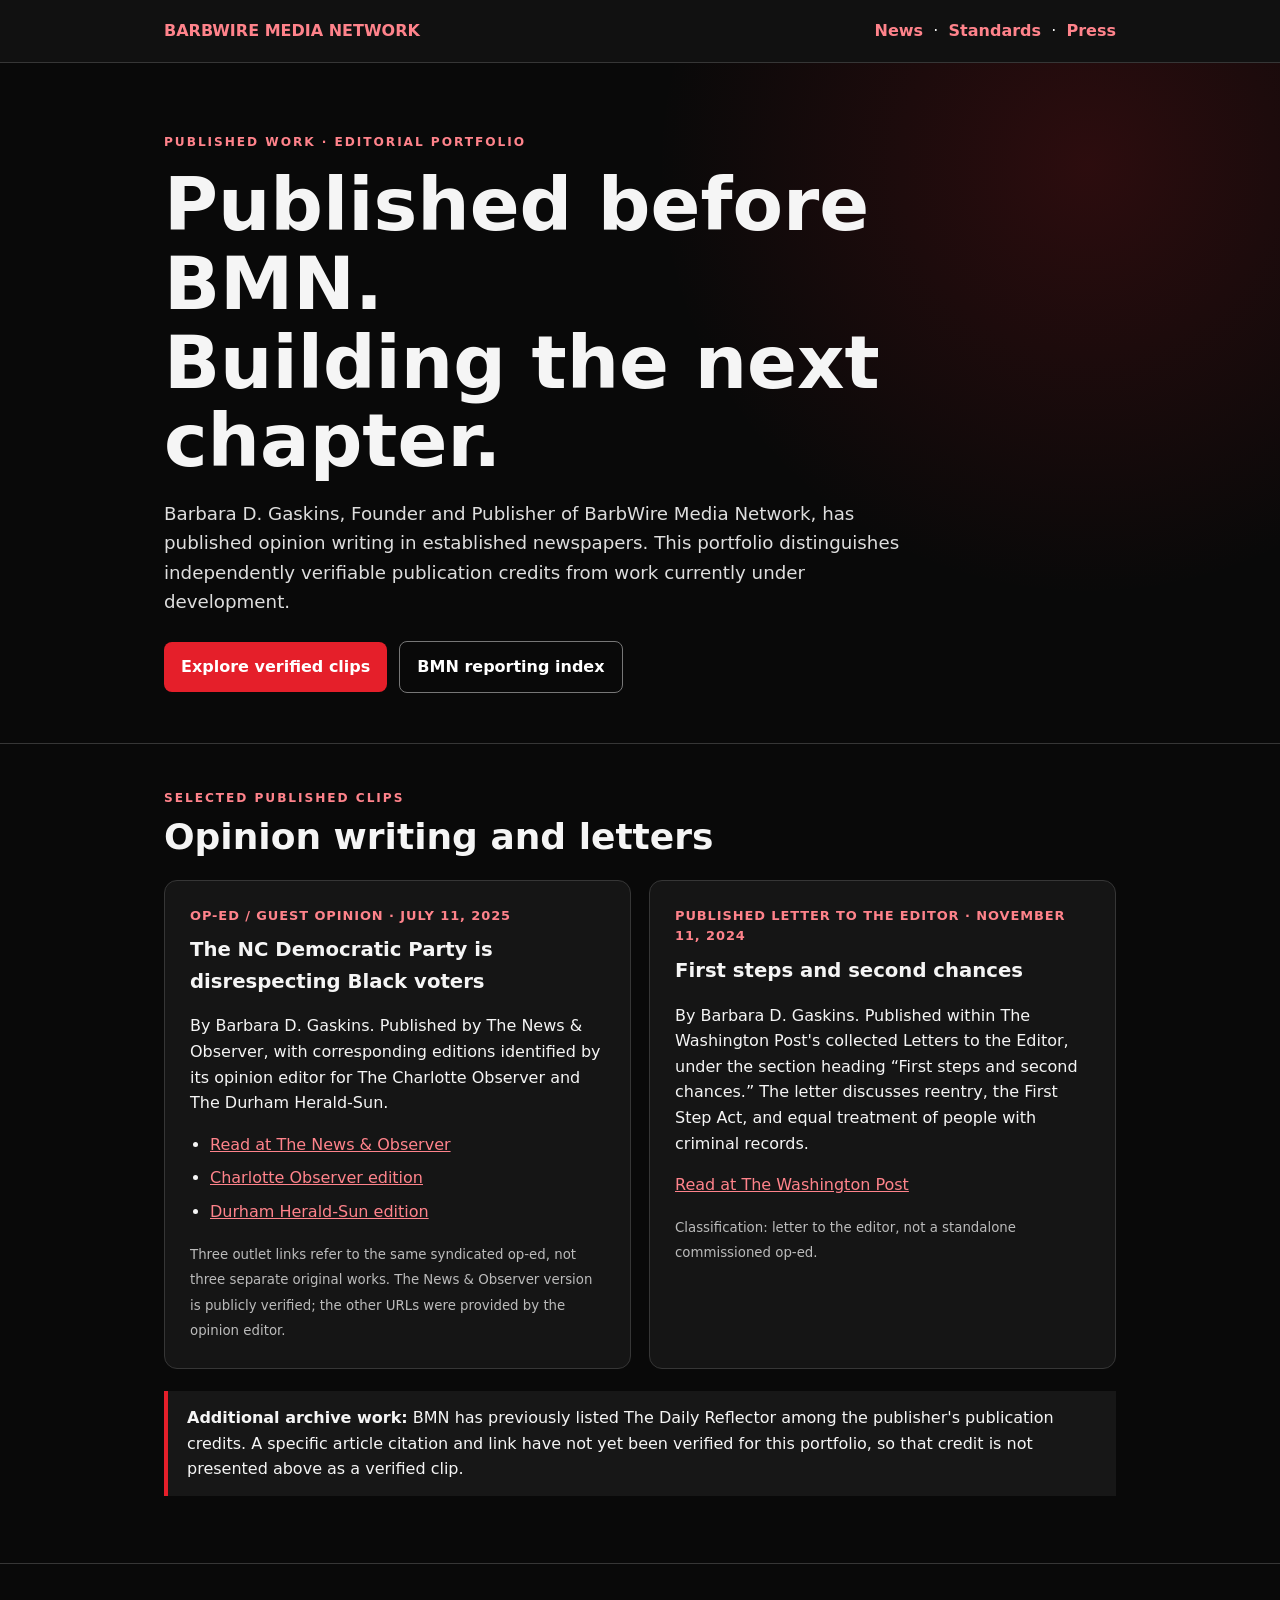
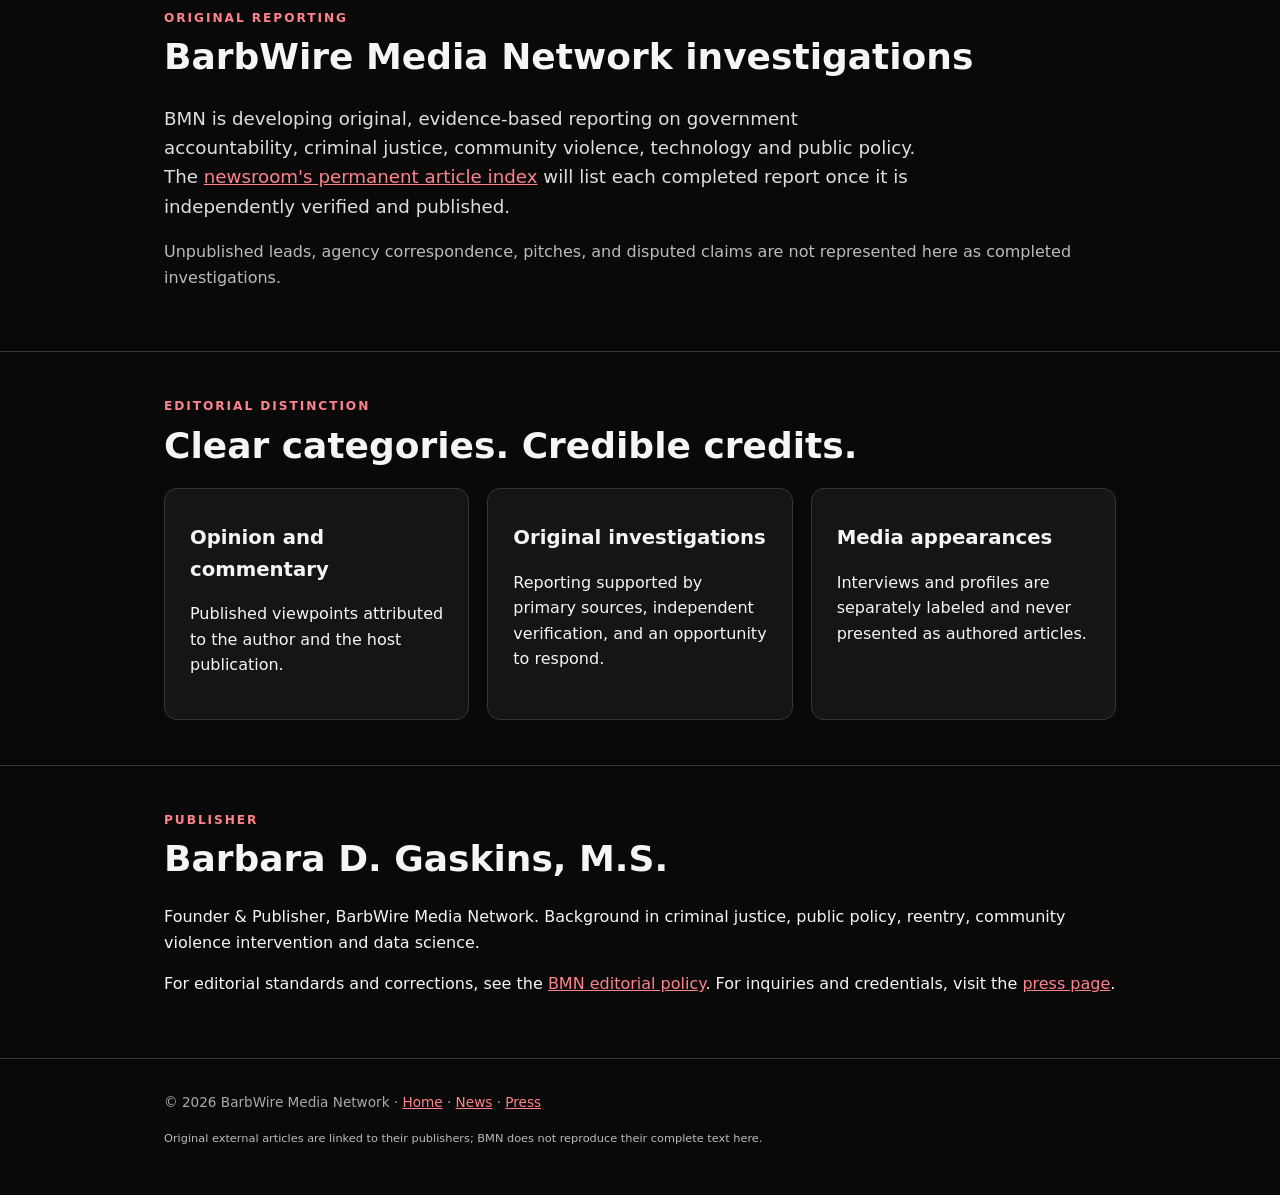
<file: bmn/publications/index.html>
<!doctype html>
<html lang="en"><head>
<meta charset="utf-8"><meta name="viewport" content="width=device-width,initial-scale=1">
<title>Published Work & Reporting Portfolio | BarbWire Media Network</title>
<meta name="description" content="Verified op-eds, letters to the editor, and the independent reporting portfolio of Barbara D. Gaskins, Founder and Publisher of BarbWire Media Network.">
<link rel="canonical" href="https://bdgaskins27889.github.io/bmn/publications/">
<meta property="og:type" content="website">
<meta property="og:title" content="Barbara D. Gaskins | Published Work & Reporting Portfolio">
<meta property="og:description" content="Published opinion writing, verified clips, and independent newsroom reporting, clearly distinguished.">
<style>
:root{--bg:#090909;--card:#151515;--text:#f5f5f5;--muted:#bbb;--line:#363636;--red:#e51f2a}
*{box-sizing:border-box}html{scroll-behavior:smooth}body{margin:0;background:var(--bg);color:var(--text);font-family:Inter,system-ui,Arial,sans-serif;line-height:1.6}
a{color:#ff838b}a:hover{text-decoration:underline}.wrap{max-width:1000px;margin:auto;padding:0 24px}
nav{background:#111;border-bottom:1px solid var(--line);padding:18px 0}nav .wrap{display:flex;justify-content:space-between;align-items:center;gap:14px;flex-wrap:wrap}nav a{text-decoration:none;font-weight:700}
.hero{padding:70px 0 43px;border-bottom:1px solid var(--line);background:radial-gradient(circle at 85% 15%,rgba(229,31,42,.16),transparent 35%)}
.eyebrow{text-transform:uppercase;letter-spacing:.16em;font-weight:850;font-size:.76rem;color:#ff838b}
h1{font-size:clamp(2.3rem,6vw,4.6rem);line-height:1.07;max-width:850px;margin:14px 0}h2{font-size:clamp(1.55rem,3vw,2.25rem);margin:0 0 14px}h3{font-size:1.23rem;margin:8px 0}
.lead{font-size:1.14rem;color:#dedede;max-width:760px}
section{padding:45px 0;border-bottom:1px solid var(--line)}
.grid{display:grid;grid-template-columns:repeat(auto-fit,minmax(275px,1fr));gap:18px}
.card{background:var(--card);border:1px solid var(--line);border-radius:13px;padding:25px}
.kicker{font-weight:700;color:#ff838b;font-size:.81rem;letter-spacing:.07em;text-transform:uppercase}
small,.muted{color:var(--muted)}.sub{margin-top:0}.links{padding-left:20px}.links li{margin:8px 0}
.action{display:inline-block;text-decoration:none;background:var(--red);color:white;font-weight:800;padding:12px 17px;border-radius:8px;margin:7px 12px 7px 0}
.action.secondary{background:transparent;border:1px solid #777}
.notice{border-left:4px solid var(--red);background:#171717;padding:14px 19px;margin:22px 0}
footer{padding:33px 0;color:#aaa;font-size:.85rem}
</style><meta property="og:image" content="https://bdgaskins27889.github.io/bmn/assets/bmn-banner.png">
<meta property="og:url" content="https://bdgaskins27889.github.io/bmn/publications/">
<meta name="twitter:card" content="summary_large_image">
<meta name="twitter:image" content="https://bdgaskins27889.github.io/bmn/assets/bmn-banner.png">
<script type="application/ld+json">{"@context":"https://schema.org","@type":"WebPage","name":"Published Work & Reporting Portfolio | BarbWire Media Network","url":"https://bdgaskins27889.github.io/bmn/publications/","description":"Verified op-eds, letters to the editor, and the independent reporting portfolio of Barbara D. Gaskins, Founder and Publisher of BarbWire Media Network."}</script>
</head><body>
<nav><div class="wrap"><a href="../">BARBWIRE MEDIA NETWORK</a><div><a href="../news/">News</a> &nbsp;·&nbsp; <a href="../editorial-policy/">Standards</a> &nbsp;·&nbsp; <a href="../press/">Press</a></div></div></nav>
<header class="hero"><div class="wrap"><div class="eyebrow">Published work · editorial portfolio</div><h1>Published before BMN.<br>Building the next chapter.</h1><p class="lead">Barbara D. Gaskins, Founder and Publisher of BarbWire Media Network, has published opinion writing in established newspapers. This portfolio distinguishes independently verifiable publication credits from work currently under development.</p><a class="action" href="#clips">Explore verified clips</a><a class="action secondary" href="../news/">BMN reporting index</a></div></header>
<main>
<section id="clips"><div class="wrap"><div class="eyebrow">Selected published clips</div><h2>Opinion writing and letters</h2>
<div class="grid">
<article class="card"><div class="kicker">Op-ed / guest opinion · July 11, 2025</div><h3>The NC Democratic Party is disrespecting Black voters</h3><p>By Barbara D. Gaskins. Published by The News &amp; Observer, with corresponding editions identified by its opinion editor for The Charlotte Observer and The Durham Herald-Sun.</p><ul class="links">
<li><a href="https://www.newsobserver.com/opinion/article310287065.html" rel="noopener noreferrer" target="_blank">Read at The News &amp; Observer</a></li>
<li><a href="https://www.charlotteobserver.com/opinion/article310287065.html" rel="noopener noreferrer" target="_blank">Charlotte Observer edition</a></li>
<li><a href="https://www.heraldsun.com/opinion/article310287065.html" rel="noopener noreferrer" target="_blank">Durham Herald-Sun edition</a></li></ul><small>Three outlet links refer to the same syndicated op-ed, not three separate original works. The News &amp; Observer version is publicly verified; the other URLs were provided by the opinion editor.</small></article>
<article class="card"><div class="kicker">Published letter to the editor · November 11, 2024</div><h3>First steps and second chances</h3><p>By Barbara D. Gaskins. Published within The Washington Post's collected Letters to the Editor, under the section heading “First steps and second chances.” The letter discusses reentry, the First Step Act, and equal treatment of people with criminal records.</p><a href="https://www.washingtonpost.com/opinions/2024/11/11/public-health-cdc-vaccines-fentanyl/" rel="noopener noreferrer" target="_blank">Read at The Washington Post</a><p class="muted"><small>Classification: letter to the editor, not a standalone commissioned op-ed.</small></p></article>
</div><div class="notice"><strong>Additional archive work:</strong> BMN has previously listed The Daily Reflector among the publisher's publication credits. A specific article citation and link have not yet been verified for this portfolio, so that credit is not presented above as a verified clip.</div>
</div></section>
<section><div class="wrap"><div class="eyebrow">Original reporting</div><h2>BarbWire Media Network investigations</h2><p class="lead">BMN is developing original, evidence-based reporting on government accountability, criminal justice, community violence, technology and public policy. The <a href="../news/">newsroom's permanent article index</a> will list each completed report once it is independently verified and published.</p><p class="muted">Unpublished leads, agency correspondence, pitches, and disputed claims are not represented here as completed investigations.</p></div></section>
<section><div class="wrap"><div class="eyebrow">Editorial distinction</div><h2>Clear categories. Credible credits.</h2><div class="grid"><div class="card"><h3>Opinion and commentary</h3><p>Published viewpoints attributed to the author and the host publication.</p></div><div class="card"><h3>Original investigations</h3><p>Reporting supported by primary sources, independent verification, and an opportunity to respond.</p></div><div class="card"><h3>Media appearances</h3><p>Interviews and profiles are separately labeled and never presented as authored articles.</p></div></div></div></section>
<section><div class="wrap"><div class="eyebrow">Publisher</div><h2>Barbara D. Gaskins, M.S.</h2><p>Founder &amp; Publisher, BarbWire Media Network. Background in criminal justice, public policy, reentry, community violence intervention and data science.</p><p>For editorial standards and corrections, see the <a href="../editorial-policy/">BMN editorial policy</a>. For inquiries and credentials, visit the <a href="../press/">press page</a>.</p></div></section>
</main><footer><div class="wrap">© 2026 BarbWire Media Network · <a href="../">Home</a> · <a href="../news/">News</a> · <a href="../press/">Press</a><p><small>Original external articles are linked to their publishers; BMN does not reproduce their complete text here.</small></p></div></footer>
</body></html>
</file>
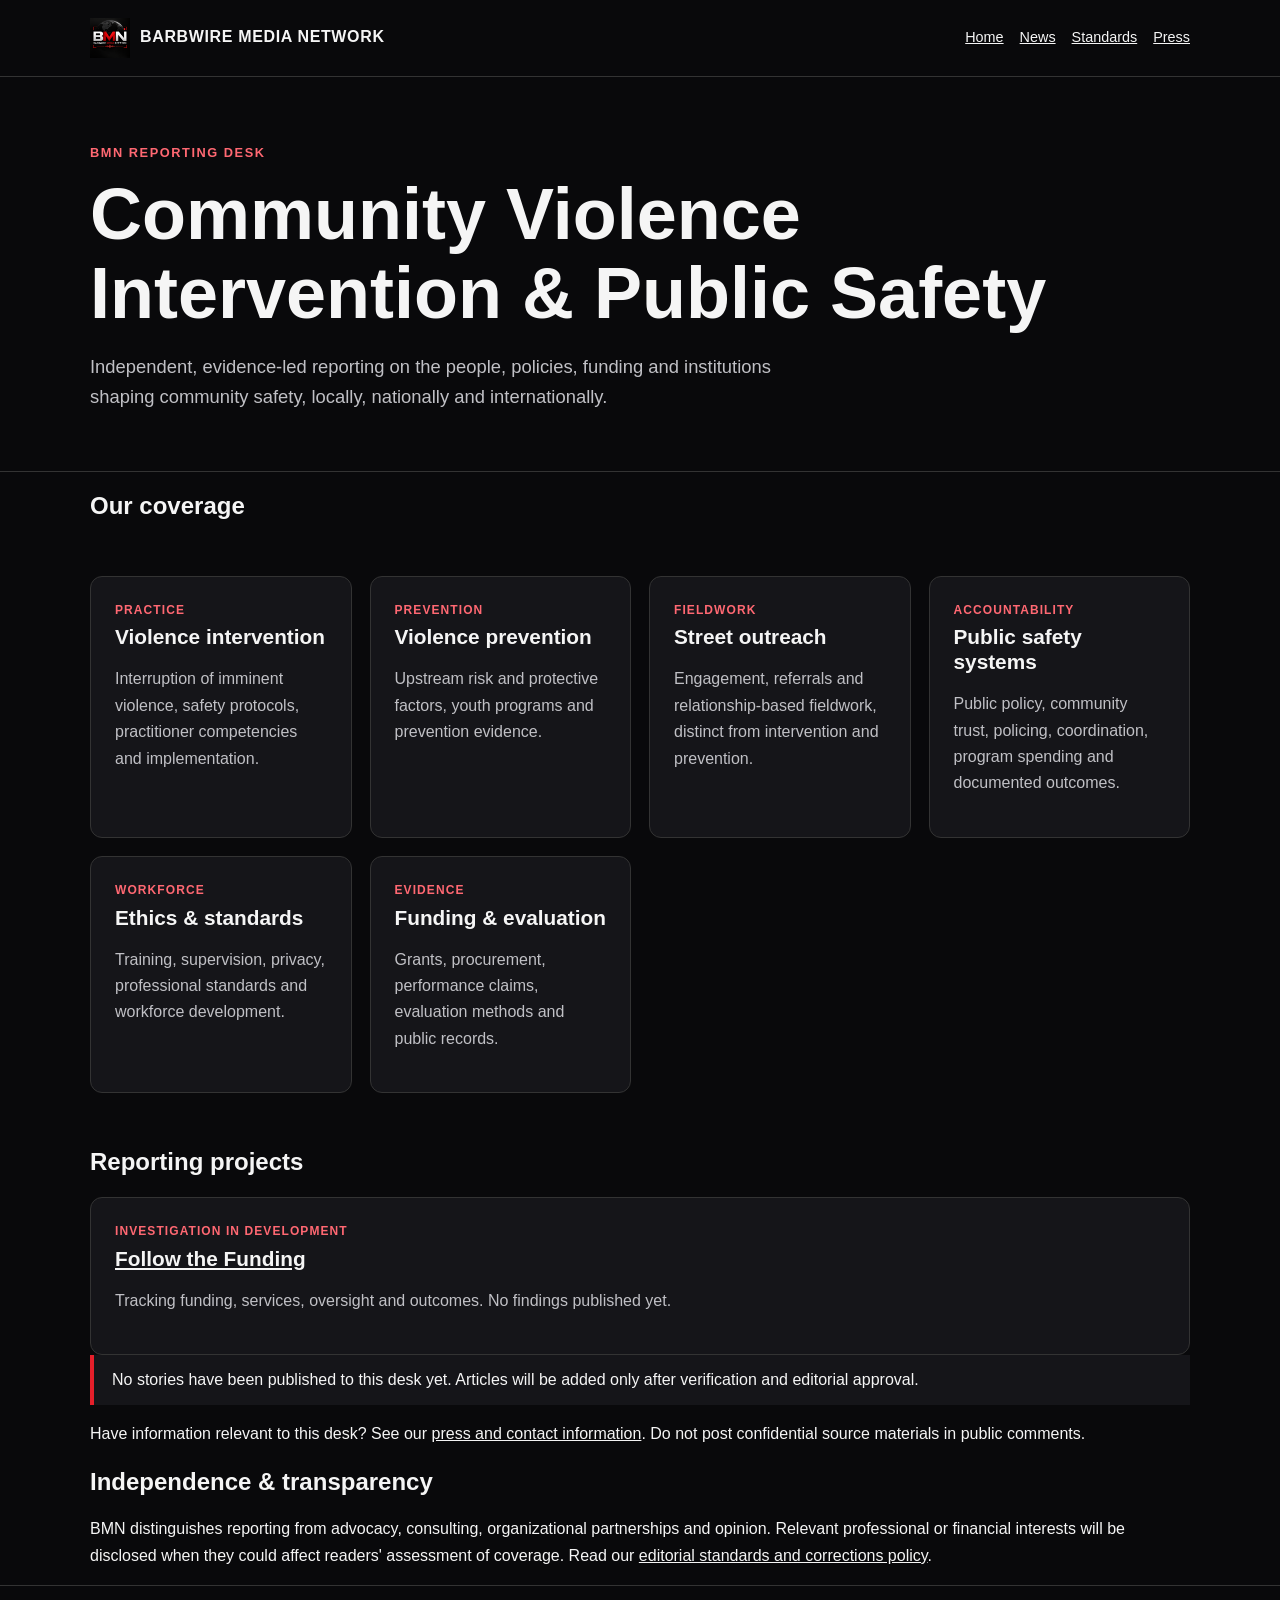
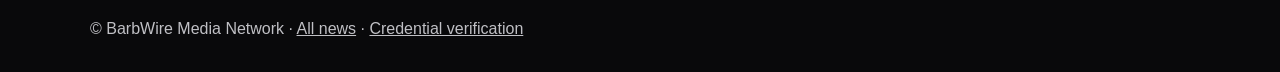
<file: bmn/news/community-violence-intervention/index.html>
<!doctype html>
<html lang="en"><head><meta charset="utf-8"><meta name="viewport" content="width=device-width,initial-scale=1">
<title>Community Violence Intervention & Public Safety | BarbWire Media Network</title>
<meta name="description" content="Independent reporting on community violence intervention, public safety, violence prevention, street outreach, workforce standards, program funding and outcomes.">
<link rel="canonical" href="https://bdgaskins27889.github.io/bmn/news/community-violence-intervention/">
<meta property="og:type" content="website"><meta property="og:title" content="Community Violence Intervention & Public Safety | BMN"><meta property="og:description" content="Evidence-led coverage of violence intervention, prevention, street outreach, public safety and accountability."><meta property="og:url" content="https://bdgaskins27889.github.io/bmn/news/community-violence-intervention/">
<link rel="stylesheet" href="../../assets/newsroom.css"><meta property="og:image" content="https://bdgaskins27889.github.io/bmn/assets/bmn-banner.png">
<meta name="twitter:card" content="summary_large_image">
<meta name="twitter:image" content="https://bdgaskins27889.github.io/bmn/assets/bmn-banner.png">
<script type="application/ld+json">{"@context":"https://schema.org","@type":"WebPage","name":"Community Violence Intervention & Public Safety | BarbWire Media Network","url":"https://bdgaskins27889.github.io/bmn/news/community-violence-intervention/","description":"Independent reporting on community violence intervention, public safety, violence prevention, street outreach, workforce standards, program funding and outcomes."}</script>
</head><body>
<header class="top"><div class="wrap"><a class="brand" href="../../"><img src="../../assets/bmn-logo.png" alt="">BARBWIRE MEDIA NETWORK</a><nav class="nav" aria-label="Main navigation"><a href="../../">Home</a><a href="../">News</a><a href="../../editorial-policy/">Standards</a><a href="../../press/">Press</a></nav></div></header>
<main><section class="hero"><div class="wrap"><div class="eyebrow">BMN reporting desk</div><h1>Community Violence Intervention & Public Safety</h1><p class="lead">Independent, evidence-led reporting on the people, policies, funding and institutions shaping community safety, locally, nationally and internationally.</p></div></section>
<div class="wrap"><section aria-labelledby="scope"><h2 id="scope">Our coverage</h2><div class="grid">
<div class="card"><div class="tag">Practice</div><h2>Violence intervention</h2><p>Interruption of imminent violence, safety protocols, practitioner competencies and implementation.</p></div>
<div class="card"><div class="tag">Prevention</div><h2>Violence prevention</h2><p>Upstream risk and protective factors, youth programs and prevention evidence.</p></div>
<div class="card"><div class="tag">Fieldwork</div><h2>Street outreach</h2><p>Engagement, referrals and relationship-based fieldwork, distinct from intervention and prevention.</p></div>
<div class="card"><div class="tag">Accountability</div><h2>Public safety systems</h2><p>Public policy, community trust, policing, coordination, program spending and documented outcomes.</p></div>
<div class="card"><div class="tag">Workforce</div><h2>Ethics & standards</h2><p>Training, supervision, privacy, professional standards and workforce development.</p></div>
<div class="card"><div class="tag">Evidence</div><h2>Funding & evaluation</h2><p>Grants, procurement, performance claims, evaluation methods and public records.</p></div>
</div></section>
<section aria-labelledby="stories"><h2 id="stories">Reporting projects</h2><div class="card"><div class="tag">Investigation in development</div><h2><a href="follow-the-funding/">Follow the Funding</a></h2><p>Tracking funding, services, oversight and outcomes. No findings published yet.</p></div><div class="notice">No stories have been published to this desk yet. Articles will be added only after verification and editorial approval.</div><p>Have information relevant to this desk? See our <a href="../../press/">press and contact information</a>. Do not post confidential source materials in public comments.</p></section>
<section aria-labelledby="integrity"><h2 id="integrity">Independence & transparency</h2><p>BMN distinguishes reporting from advocacy, consulting, organizational partnerships and opinion. Relevant professional or financial interests will be disclosed when they could affect readers' assessment of coverage. Read our <a href="../../editorial-policy/">editorial standards and corrections policy</a>.</p></section></div></main>
<footer><div class="wrap">© BarbWire Media Network · <a href="../">All news</a> · <a href="../../verify-BMN-001.html">Credential verification</a></div></footer></body></html>
</file>
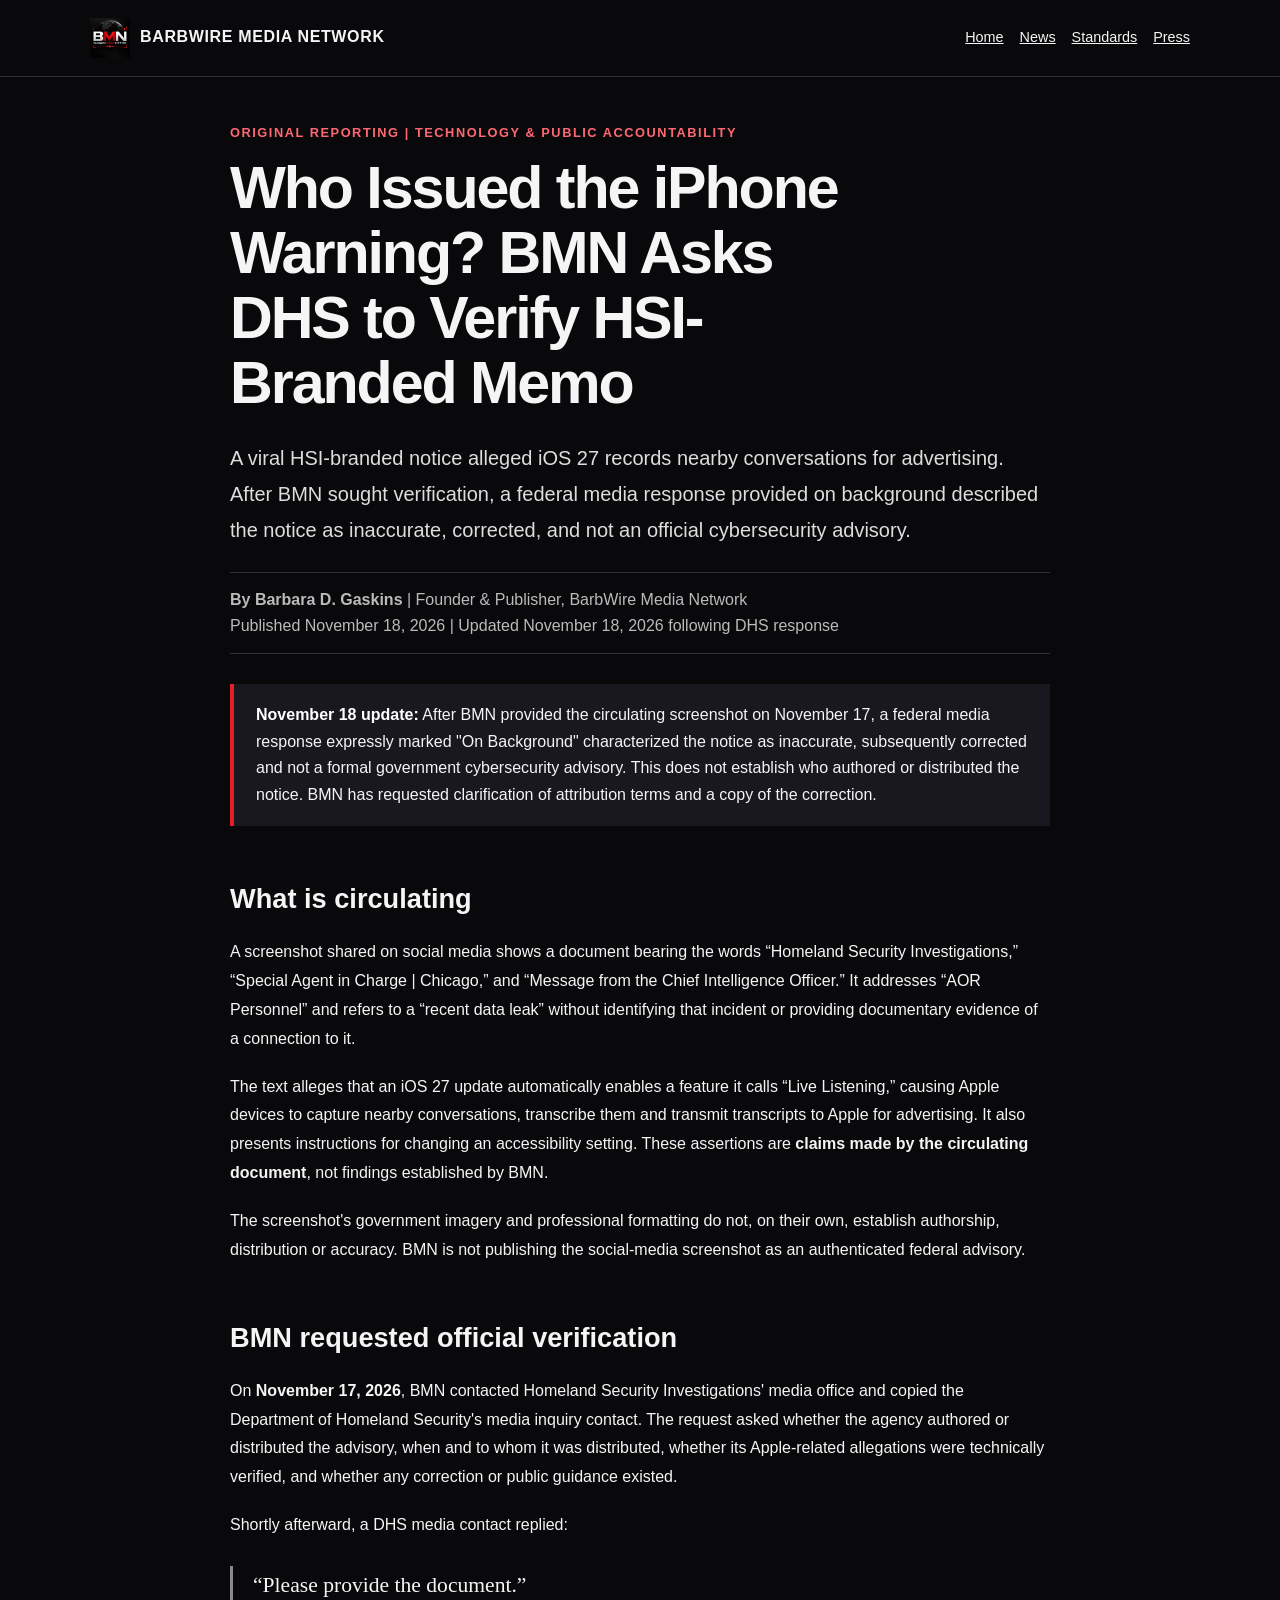
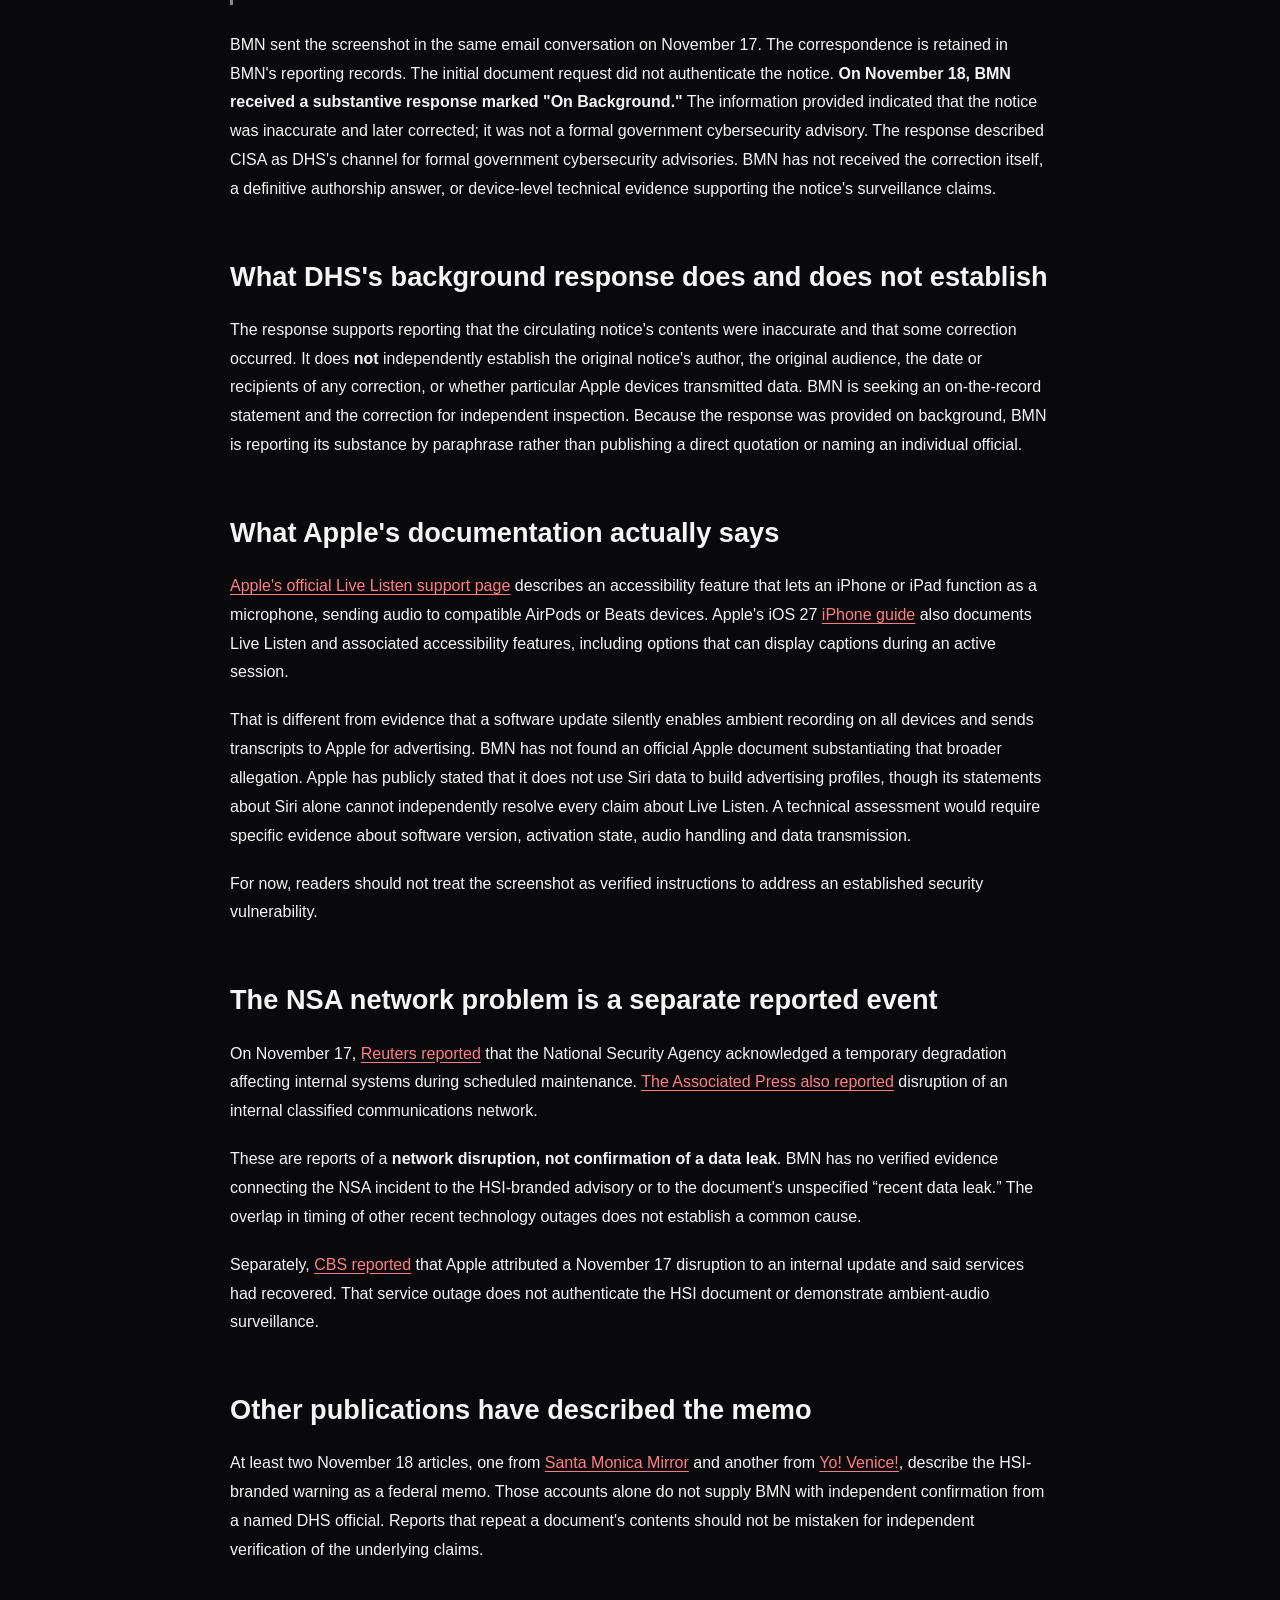
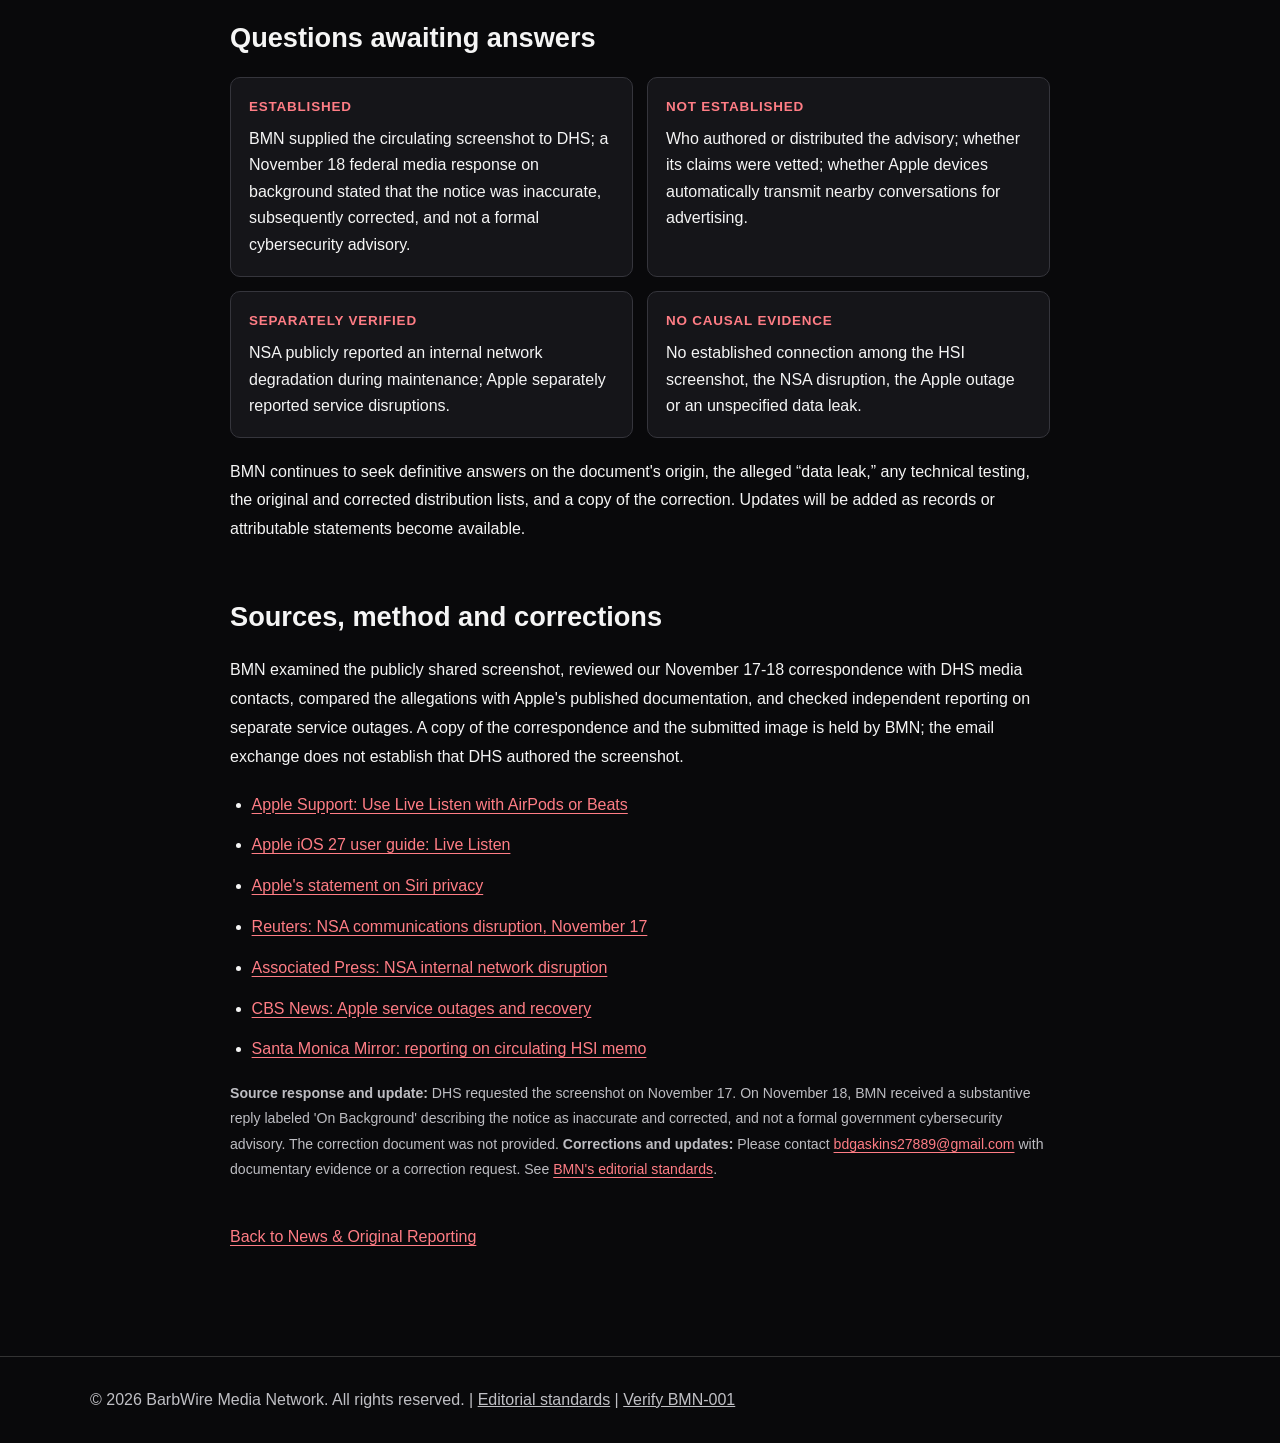
<file: bmn/news/hsi-iphone-advisory-dhs-verification/index.html>
<!doctype html>
<html lang="en">
<head>
<meta charset="utf-8"><meta name="viewport" content="width=device-width,initial-scale=1">
<title>HSI-Branded iPhone Warning Inaccurate, Correction Reported in DHS Response to BMN | BarbWire Media Network</title>
<meta name="description" content="BMN contacted DHS about a circulating HSI-branded iPhone notice. On November 18, a federal media response provided on background characterized the notice as inaccurate and corrected; authorship and technical details remain unresolved.">
<meta name="robots" content="index,follow">
<link rel="canonical" href="https://bdgaskins27889.github.io/bmn/news/hsi-iphone-advisory-dhs-verification/">
<meta property="og:type" content="article">
<meta property="og:site_name" content="BarbWire Media Network">
<meta property="og:title" content="HSI-Branded iPhone Warning Inaccurate, Correction Reported in DHS Response to BMN | BarbWire Media Network">
<meta property="og:description" content="BMN sought verification and received an on-background response indicating the notice was inaccurate and corrected, not a formal government cybersecurity advisory.">
<meta property="og:url" content="https://bdgaskins27889.github.io/bmn/news/hsi-iphone-advisory-dhs-verification/">
<meta property="og:image" content="https://bdgaskins27889.github.io/bmn/assets/bmn-banner.png">
<meta property="article:published_time" content="2026-11-18">
<meta name="theme-color" content="#09090b">
<link rel="stylesheet" href="../../assets/newsroom.css">
<style>
.article{max-width:820px}.article h1{font-size:clamp(2.1rem,5.2vw,3.7rem);max-width:19ch;letter-spacing:-.035em}.article h2{margin-top:2.1em;font-size:1.7rem}.article h3{margin-top:1.55em}.article p,.article li{line-height:1.8}.article ul{padding-left:1.35rem}.article a{color:#ff7d85;text-underline-offset:3px}.article a:hover{color:#fff}.deck{font-size:1.25rem;line-height:1.65;color:#ddd}.byline{border-top:1px solid #333;border-bottom:1px solid #333;padding:14px 0;color:#bbb}.status{border-left:4px solid #e51f2a;background:#18181e;padding:18px 22px;margin:30px 0}.status b{color:#fff}.facts{display:grid;grid-template-columns:repeat(2,minmax(0,1fr));gap:14px}.fact{background:#151519;border:1px solid #35353c;border-radius:10px;padding:18px}.fact strong{display:block;font-size:.84rem;text-transform:uppercase;letter-spacing:.06em;color:#ff7d85}.fact span{display:block;margin-top:8px}.source-list{overflow-wrap:anywhere}.source-list li{margin-bottom:12px}.quote{border-left:3px solid #888;padding-left:20px;font-size:1.35rem;font-family:Georgia,serif}.back{display:inline-block;margin:25px 0;color:#ff7d85}.small{font-size:.88rem;color:#bdbdc2}.article .eyebrow{margin-bottom:12px}@media(max-width:620px){.facts{grid-template-columns:1fr}.article{padding-top:32px}.article h1{max-width:100%}}
</style>
<script type="application/ld+json">
{
 "@context":"https://schema.org","@type":"NewsArticle",
 "headline":"Who Issued the iPhone Warning? BMN Asks DHS to Verify HSI-Branded Memo",
 "description":"BMN received a November 18 on-background federal media response stating that the circulated notice was inaccurate, corrected, and not a formal government cybersecurity advisory. Provenance remains unresolved.",
 "datePublished":"2026-11-18",
 "dateModified":"2026-11-18",
 "mainEntityOfPage":{"@type":"WebPage","@id":"https://bdgaskins27889.github.io/bmn/news/hsi-iphone-advisory-dhs-verification/"},
 "author":{"@type":"Person","name":"Barbara D. Gaskins"},
 "publisher":{"@type":"Organization","name":"BarbWire Media Network","logo":{"@type":"ImageObject","url":"https://bdgaskins27889.github.io/bmn/assets/bmn-logo.png"}},
 "image":["https://bdgaskins27889.github.io/bmn/assets/bmn-banner.png"],
 "articleSection":"Technology, Government Accountability and Verification",
 "isAccessibleForFree":true
}
</script>
<meta name="twitter:card" content="summary_large_image">
<meta name="twitter:image" content="https://bdgaskins27889.github.io/bmn/assets/bmn-banner.png">
</head>
<body>
<header class="top"><div class="wrap"><a class="brand" href="../../"><img src="../../assets/bmn-logo.png" alt="BarbWire Media Network logo">BARBWIRE MEDIA NETWORK</a><nav class="nav" aria-label="Main navigation"><a href="../../">Home</a><a href="../">News</a><a href="../../editorial-policy/">Standards</a><a href="../../press/">Press</a></nav></div></header>
<main class="wrap article">
<div class="eyebrow">Original Reporting | Technology &amp; Public Accountability</div>
<h1>Who Issued the iPhone Warning? BMN Asks DHS to Verify HSI-Branded Memo</h1>
<p class="deck">A viral HSI-branded notice alleged iOS 27 records nearby conversations for advertising. After BMN sought verification, a federal media response provided on background described the notice as inaccurate, corrected, and not an official cybersecurity advisory.</p>
<div class="byline"><strong>By Barbara D. Gaskins</strong> | Founder &amp; Publisher, BarbWire Media Network<br><time datetime="2026-11-18">Published November 18, 2026</time> | Updated November 18, 2026 following DHS response</div>
<div class="status" role="note"><b>November 18 update:</b> After BMN provided the circulating screenshot on November 17, a federal media response expressly marked "On Background" characterized the notice as inaccurate, subsequently corrected and not a formal government cybersecurity advisory. This does not establish who authored or distributed the notice. BMN has requested clarification of attribution terms and a copy of the correction.</div>

<h2>What is circulating</h2>
<p>A screenshot shared on social media shows a document bearing the words “Homeland Security Investigations,” “Special Agent in Charge | Chicago,” and “Message from the Chief Intelligence Officer.” It addresses “AOR Personnel” and refers to a “recent data leak” without identifying that incident or providing documentary evidence of a connection to it.</p>
<p>The text alleges that an iOS 27 update automatically enables a feature it calls “Live Listening,” causing Apple devices to capture nearby conversations, transcribe them and transmit transcripts to Apple for advertising. It also presents instructions for changing an accessibility setting. These assertions are <strong>claims made by the circulating document</strong>, not findings established by BMN.</p>
<p>The screenshot's government imagery and professional formatting do not, on their own, establish authorship, distribution or accuracy. BMN is not publishing the social-media screenshot as an authenticated federal advisory.</p>

<h2>BMN requested official verification</h2>
<p>On <strong>November 17, 2026</strong>, BMN contacted Homeland Security Investigations' media office and copied the Department of Homeland Security's media inquiry contact. The request asked whether the agency authored or distributed the advisory, when and to whom it was distributed, whether its Apple-related allegations were technically verified, and whether any correction or public guidance existed.</p>
<p>Shortly afterward, a DHS media contact replied:</p>
<p class="quote">“Please provide the document.”</p>
<p>BMN sent the screenshot in the same email conversation on November 17. The correspondence is retained in BMN's reporting records. The initial document request did not authenticate the notice. <strong>On November 18, BMN received a substantive response marked "On Background."</strong> The information provided indicated that the notice was inaccurate and later corrected; it was not a formal government cybersecurity advisory. The response described CISA as DHS's channel for formal government cybersecurity advisories. BMN has not received the correction itself, a definitive authorship answer, or device-level technical evidence supporting the notice's surveillance claims.</p>

<h2>What DHS's background response does and does not establish</h2>
<p>The response supports reporting that the circulating notice's contents were inaccurate and that some correction occurred. It does <strong>not</strong> independently establish the original notice's author, the original audience, the date or recipients of any correction, or whether particular Apple devices transmitted data. BMN is seeking an on-the-record statement and the correction for independent inspection. Because the response was provided on background, BMN is reporting its substance by paraphrase rather than publishing a direct quotation or naming an individual official.</p>

<h2>What Apple's documentation actually says</h2>
<p><a href="https://support.apple.com/en-euro/102479" rel="noopener">Apple's official Live Listen support page</a> describes an accessibility feature that lets an iPhone or iPad function as a microphone, sending audio to compatible AirPods or Beats devices. Apple's iOS 27 <a href="https://support.apple.com/en-lamr/guide/iphone/iph8bf9386f5/27/ios/27" rel="noopener">iPhone guide</a> also documents Live Listen and associated accessibility features, including options that can display captions during an active session.</p>
<p>That is different from evidence that a software update silently enables ambient recording on all devices and sends transcripts to Apple for advertising. BMN has not found an official Apple document substantiating that broader allegation. Apple has publicly stated that it does not use Siri data to build advertising profiles, though its statements about Siri alone cannot independently resolve every claim about Live Listen. A technical assessment would require specific evidence about software version, activation state, audio handling and data transmission.</p>
<p>For now, readers should not treat the screenshot as verified instructions to address an established security vulnerability.</p>

<h2>The NSA network problem is a separate reported event</h2>
<p>On November 17, <a href="https://www.reuters.com/technology/highly-classified-us-national-security-communications-network-is-down-cnn-2026-11-17/" rel="noopener">Reuters reported</a> that the National Security Agency acknowledged a temporary degradation affecting internal systems during scheduled maintenance. <a href="https://apnews.com/article/22dc6be1bf1d1f5f86a7167f016e9526" rel="noopener">The Associated Press also reported</a> disruption of an internal classified communications network.</p>
<p>These are reports of a <strong>network disruption, not confirmation of a data leak</strong>. BMN has no verified evidence connecting the NSA incident to the HSI-branded advisory or to the document's unspecified “recent data leak.” The overlap in timing of other recent technology outages does not establish a common cause.</p>
<p>Separately, <a href="https://www.cbsnews.com/news/apple-outage-icloud-apple-pay-services/" rel="noopener">CBS reported</a> that Apple attributed a November 17 disruption to an internal update and said services had recovered. That service outage does not authenticate the HSI document or demonstrate ambient-audio surveillance.</p>

<h2>Other publications have described the memo</h2>
<p>At least two November 18 articles, one from <a href="https://smmirror.com/apple-services-recover-from-outage-amid-dhs-ios-27-warning/" rel="noopener">Santa Monica Mirror</a> and another from <a href="https://yovenice.com/2026/11/18/apple-restores-services-after-outage-as-dhs-flags-ios-27-setting/" rel="noopener">Yo! Venice!</a>, describe the HSI-branded warning as a federal memo. Those accounts alone do not supply BMN with independent confirmation from a named DHS official. Reports that repeat a document's contents should not be mistaken for independent verification of the underlying claims.</p>

<h2>Questions awaiting answers</h2>
<div class="facts" aria-label="Investigation status">
<div class="fact"><strong>Established</strong><span>BMN supplied the circulating screenshot to DHS; a November 18 federal media response on background stated that the notice was inaccurate, subsequently corrected, and not a formal cybersecurity advisory.</span></div>
<div class="fact"><strong>Not established</strong><span>Who authored or distributed the advisory; whether its claims were vetted; whether Apple devices automatically transmit nearby conversations for advertising.</span></div>
<div class="fact"><strong>Separately verified</strong><span>NSA publicly reported an internal network degradation during maintenance; Apple separately reported service disruptions.</span></div>
<div class="fact"><strong>No causal evidence</strong><span>No established connection among the HSI screenshot, the NSA disruption, the Apple outage or an unspecified data leak.</span></div>
</div>
<p>BMN continues to seek definitive answers on the document's origin, the alleged “data leak,” any technical testing, the original and corrected distribution lists, and a copy of the correction. Updates will be added as records or attributable statements become available.</p>

<h2>Sources, method and corrections</h2>
<p>BMN examined the publicly shared screenshot, reviewed our November 17-18 correspondence with DHS media contacts, compared the allegations with Apple's published documentation, and checked independent reporting on separate service outages. A copy of the correspondence and the submitted image is held by BMN; the email exchange does not establish that DHS authored the screenshot.</p>
<ul class="source-list">
<li><a href="https://support.apple.com/en-euro/102479">Apple Support: Use Live Listen with AirPods or Beats</a></li>
<li><a href="https://support.apple.com/en-lamr/guide/iphone/iph8bf9386f5/27/ios/27">Apple iOS 27 user guide: Live Listen</a></li>
<li><a href="https://www.apple.com/newsroom/2025/01/our-longstanding-privacy-commitment-with-siri/">Apple's statement on Siri privacy</a></li>
<li><a href="https://www.reuters.com/technology/highly-classified-us-national-security-communications-network-is-down-cnn-2026-11-17/">Reuters: NSA communications disruption, November 17</a></li>
<li><a href="https://apnews.com/article/22dc6be1bf1d1f5f86a7167f016e9526">Associated Press: NSA internal network disruption</a></li>
<li><a href="https://www.cbsnews.com/news/apple-outage-icloud-apple-pay-services/">CBS News: Apple service outages and recovery</a></li>
<li><a href="https://smmirror.com/apple-services-recover-from-outage-amid-dhs-ios-27-warning/">Santa Monica Mirror: reporting on circulating HSI memo</a></li>
</ul>
<p class="small"><strong>Source response and update:</strong> DHS requested the screenshot on November 17. On November 18, BMN received a substantive reply labeled 'On Background' describing the notice as inaccurate and corrected, and not a formal government cybersecurity advisory. The correction document was not provided. <strong>Corrections and updates:</strong> Please contact <a href="mailto:bdgaskins27889@gmail.com">bdgaskins27889@gmail.com</a> with documentary evidence or a correction request. See <a href="../../editorial-policy/">BMN's editorial standards</a>.</p>
<a class="back" href="../">Back to News &amp; Original Reporting</a>
</main>
<footer><div class="wrap">© 2026 BarbWire Media Network. All rights reserved. | <a href="../../editorial-policy/">Editorial standards</a> | <a href="../../verify-BMN-001.html">Verify BMN-001</a></div></footer>
</body></html>
</file>
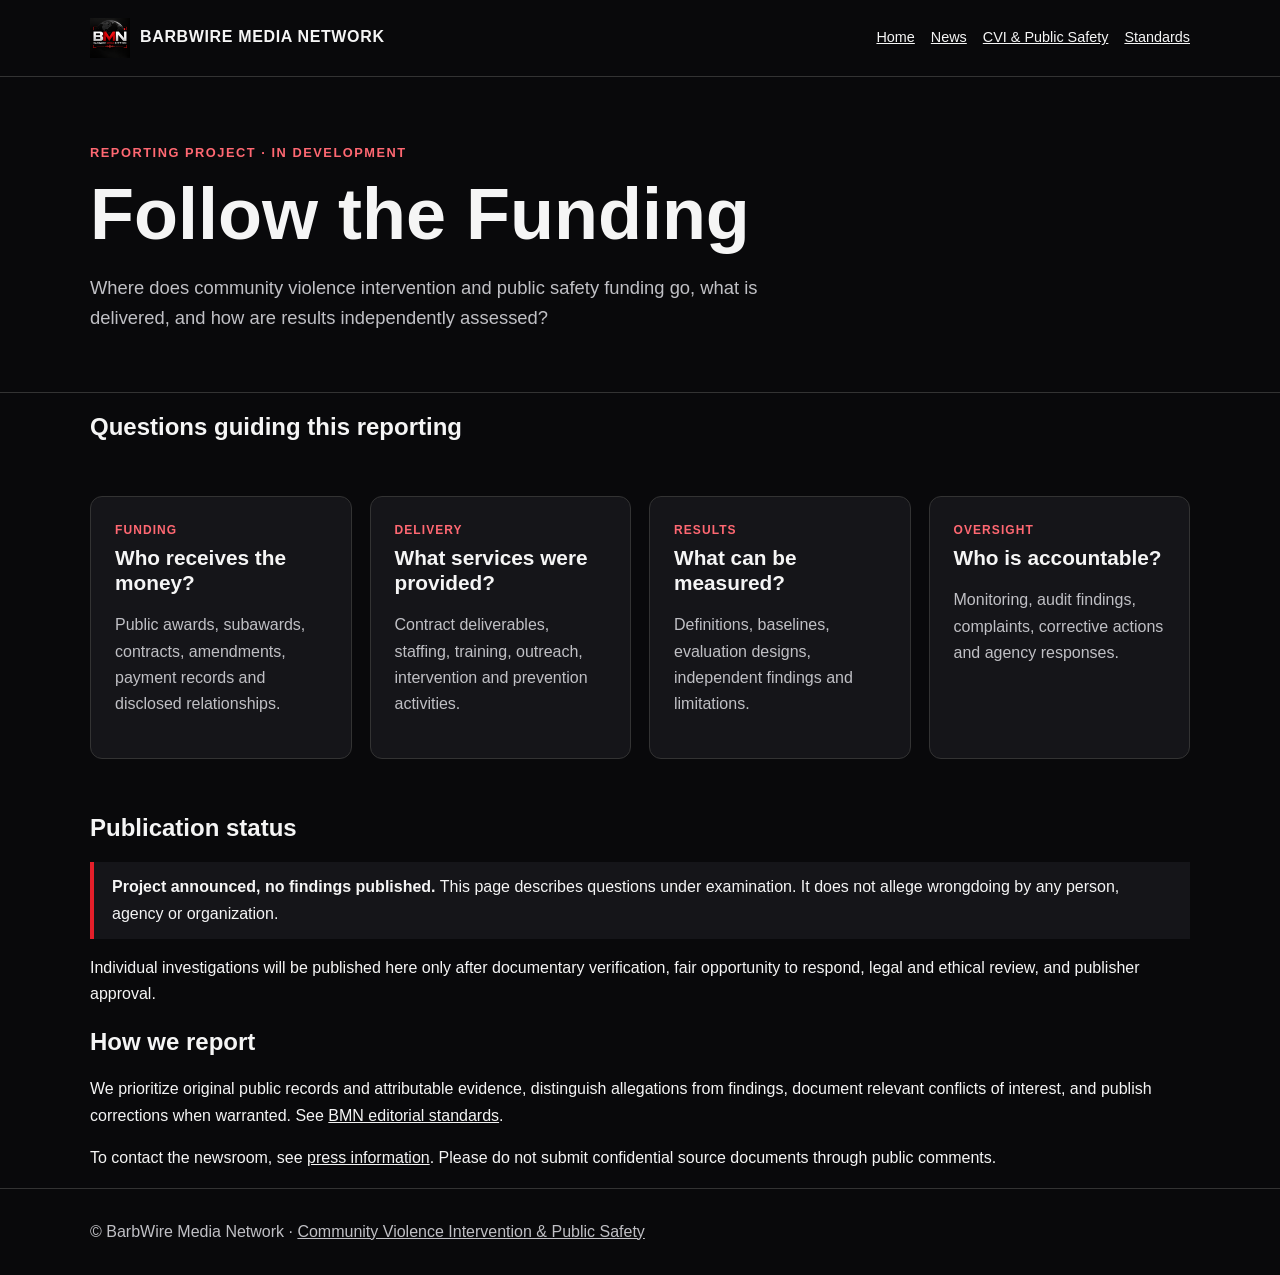
<file: bmn/news/community-violence-intervention/follow-the-funding/index.html>
<!doctype html><html lang="en"><head><meta charset="utf-8"><meta name="viewport" content="width=device-width,initial-scale=1"><title>Follow the Funding | BMN Community Violence Intervention & Public Safety</title><meta name="description" content="BarbWire Media Network's Follow the Funding reporting project examines community violence intervention and public safety spending, oversight and outcomes."><link rel="canonical" href="https://bdgaskins27889.github.io/bmn/news/community-violence-intervention/follow-the-funding/"><meta property="og:type" content="website"><meta property="og:title" content="Follow the Funding | BarbWire Media Network"><meta property="og:description" content="An evidence-led reporting project examining violence intervention funding, oversight and outcomes."><meta property="og:url" content="https://bdgaskins27889.github.io/bmn/news/community-violence-intervention/follow-the-funding/"><link rel="stylesheet" href="../../../assets/newsroom.css"><meta property="og:image" content="https://bdgaskins27889.github.io/bmn/assets/bmn-banner.png">
<meta name="twitter:card" content="summary_large_image">
<meta name="twitter:image" content="https://bdgaskins27889.github.io/bmn/assets/bmn-banner.png">
<script type="application/ld+json">{"@context":"https://schema.org","@type":"WebPage","name":"Follow the Funding | BMN Community Violence Intervention & Public Safety","url":"https://bdgaskins27889.github.io/bmn/news/community-violence-intervention/follow-the-funding/","description":"BarbWire Media Network\u0027s Follow the Funding reporting project examines community violence intervention and public safety spending, oversight and outcomes."}</script>
</head><body><header class="top"><div class="wrap"><a class="brand" href="../../../"><img src="../../../assets/bmn-logo.png" alt="">BARBWIRE MEDIA NETWORK</a><nav class="nav" aria-label="Main navigation"><a href="../../../">Home</a><a href="../../">News</a><a href="../">CVI & Public Safety</a><a href="../../../editorial-policy/">Standards</a></nav></div></header><main><section class="hero"><div class="wrap"><div class="eyebrow">Reporting project · In development</div><h1>Follow the Funding</h1><p class="lead">Where does community violence intervention and public safety funding go, what is delivered, and how are results independently assessed?</p></div></section><div class="wrap"><section><h2>Questions guiding this reporting</h2><div class="grid"><div class="card"><div class="tag">Funding</div><h2>Who receives the money?</h2><p>Public awards, subawards, contracts, amendments, payment records and disclosed relationships.</p></div><div class="card"><div class="tag">Delivery</div><h2>What services were provided?</h2><p>Contract deliverables, staffing, training, outreach, intervention and prevention activities.</p></div><div class="card"><div class="tag">Results</div><h2>What can be measured?</h2><p>Definitions, baselines, evaluation designs, independent findings and limitations.</p></div><div class="card"><div class="tag">Oversight</div><h2>Who is accountable?</h2><p>Monitoring, audit findings, complaints, corrective actions and agency responses.</p></div></div></section><section><h2>Publication status</h2><div class="notice"><strong>Project announced, no findings published.</strong> This page describes questions under examination. It does not allege wrongdoing by any person, agency or organization.</div><p>Individual investigations will be published here only after documentary verification, fair opportunity to respond, legal and ethical review, and publisher approval.</p></section><section><h2>How we report</h2><p>We prioritize original public records and attributable evidence, distinguish allegations from findings, document relevant conflicts of interest, and publish corrections when warranted. See <a href="../../../editorial-policy/">BMN editorial standards</a>.</p><p>To contact the newsroom, see <a href="../../../press/">press information</a>. Please do not submit confidential source documents through public comments.</p></section></div></main><footer><div class="wrap">© BarbWire Media Network · <a href="../">Community Violence Intervention & Public Safety</a></div></footer></body></html>
</file>
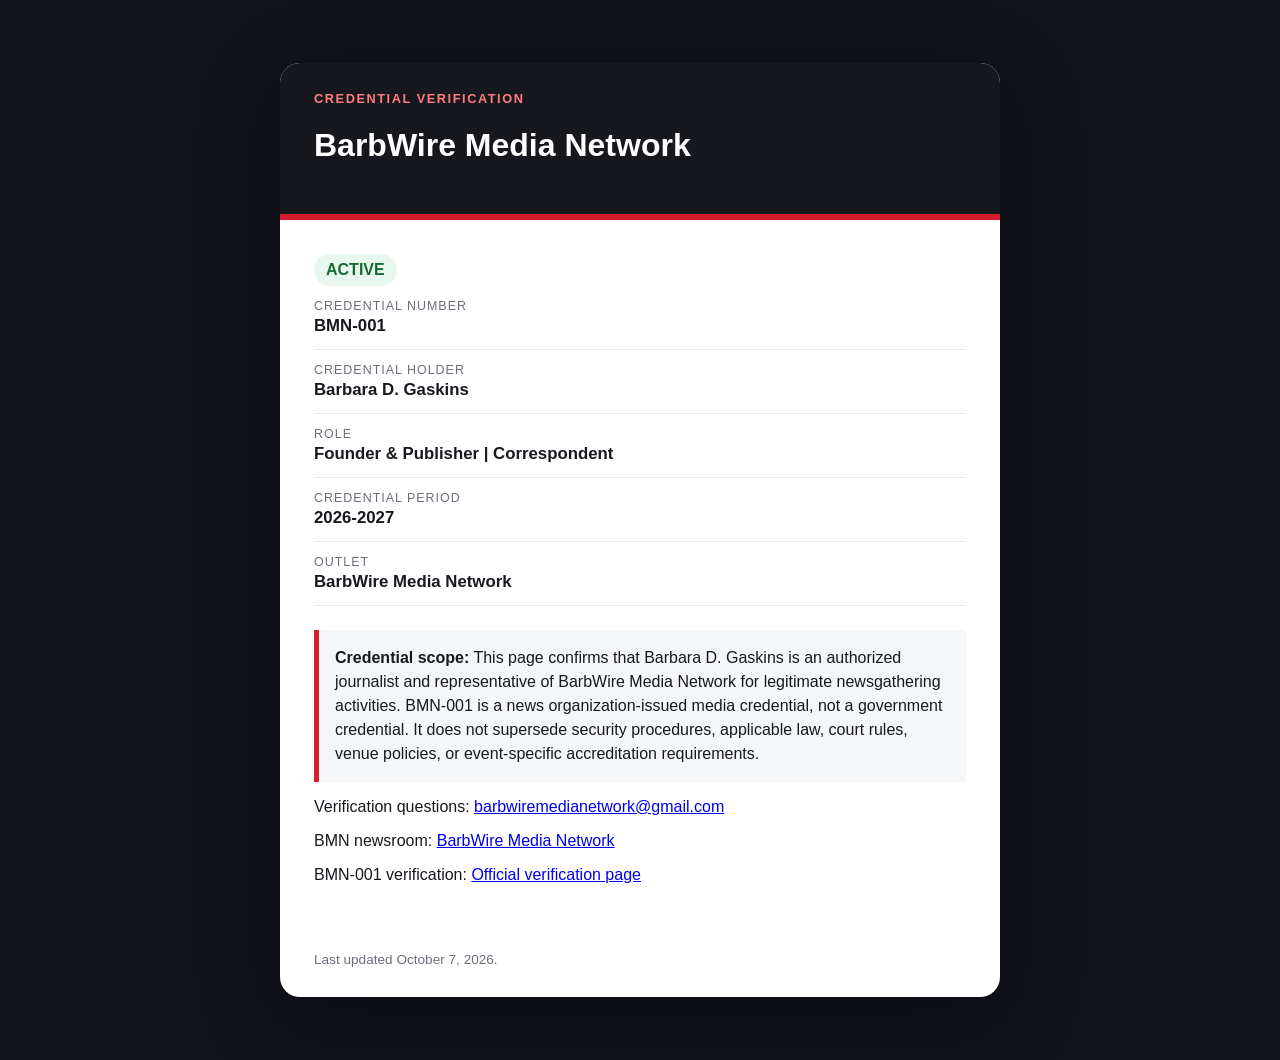
<file: bmn/verify-BMN-001.html>
<!doctype html><html lang="en"><head><meta charset="utf-8"><meta name="viewport" content="width=device-width,initial-scale=1"><title>Verify BMN-001 | BarbWire Media Network</title><style>body{margin:0;background:#111319;color:#17191e;font-family:Arial,Helvetica,sans-serif}.shell{max-width:720px;margin:7vh auto;background:white;border-radius:20px;overflow:hidden;box-shadow:0 20px 80px rgba(0,0,0,.3)}header{background:#16181d;color:white;padding:28px 34px;border-bottom:6px solid #d31f2b}main{padding:34px}.status{display:inline-block;background:#e8f7ed;color:#176b33;font-weight:800;padding:7px 12px;border-radius:999px}.row{padding:13px 0;border-bottom:1px solid #e7e8eb}.label{display:block;color:#6b707b;font-size:.78rem;text-transform:uppercase;letter-spacing:.08em;margin-bottom:3px}.value{font-size:1.05rem;font-weight:700}.notice{margin-top:24px;padding:16px;background:#f5f6f8;border-left:5px solid #d31f2b;line-height:1.5}footer{padding:18px 34px 30px;color:#6b707b;font-size:.85rem}</style><link rel="canonical" href="https://bdgaskins27889.github.io/bmn/verify-BMN-001.html">
<meta name="description" content="Verification of a BarbWire Media Network-issued press credential for publisher Barbara D. Gaskins. This is not a government-issued credential.">
<meta property="og:image" content="https://bdgaskins27889.github.io/bmn/assets/bmn-banner.png">
<meta property="og:description" content="Verification of a BarbWire Media Network-issued press credential for publisher Barbara D. Gaskins. This is not a government-issued credential.">
<meta property="og:title" content="Verify BMN-001 | BarbWire Media Network">
<meta property="og:url" content="https://bdgaskins27889.github.io/bmn/verify-BMN-001.html">
<meta name="twitter:card" content="summary_large_image">
<meta name="twitter:image" content="https://bdgaskins27889.github.io/bmn/assets/bmn-banner.png">
<script type="application/ld+json">{"@context":"https://schema.org","@type":"WebPage","name":"Verify BMN-001 | BarbWire Media Network","url":"https://bdgaskins27889.github.io/bmn/verify-BMN-001.html","description":"Verification of a BarbWire Media Network-issued press credential for publisher Barbara D. Gaskins. This is not a government-issued credential."}</script>
</head><body><div class="shell"><header><div style="font-size:.8rem;letter-spacing:.12em;color:#ff7a82;font-weight:700">CREDENTIAL VERIFICATION</div><h1>BarbWire Media Network</h1></header><main><span class="status">ACTIVE</span><div class="row"><span class="label">Credential number</span><span class="value">BMN-001</span></div><div class="row"><span class="label">Credential holder</span><span class="value">Barbara D. Gaskins</span></div><div class="row"><span class="label">Role</span><span class="value">Founder & Publisher | Correspondent</span></div><div class="row"><span class="label">Credential period</span><span class="value">2026-2027</span></div><div class="row"><span class="label">Outlet</span><span class="value">BarbWire Media Network</span></div><div class="notice"><strong>Credential scope:</strong> This page confirms that Barbara D. Gaskins is an authorized journalist and representative of BarbWire Media Network for legitimate newsgathering activities. BMN-001 is a news organization-issued media credential, not a government credential. It does not supersede security procedures, applicable law, court rules, venue policies, or event-specific accreditation requirements.</div><p>Verification questions: <a href="mailto:barbwiremedianetwork@gmail.com">barbwiremedianetwork@gmail.com</a></p><p>BMN newsroom: <a href="https://bdgaskins27889.github.io/bmn/">BarbWire Media Network</a></p><p>BMN-001 verification: <a href="https://bdgaskins27889.github.io/bmn/verify-BMN-001.html">Official verification page</a></p></main><footer>Last updated October 7, 2026.</footer></div></body></html>
</file>
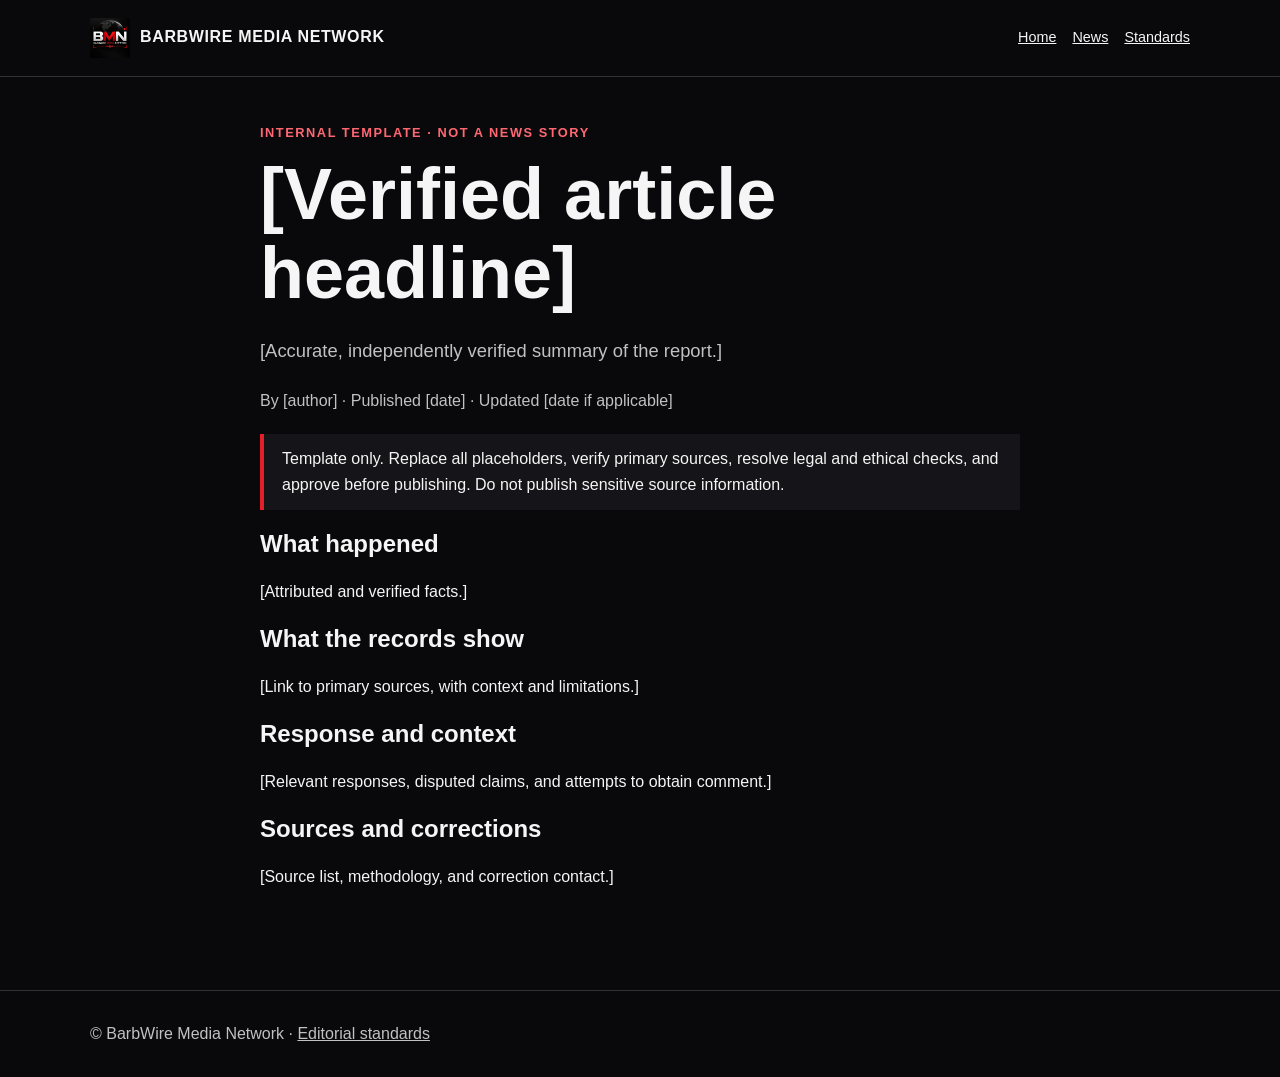
<file: bmn/news/article-template.html>
<!doctype html><html lang="en"><head><meta charset="utf-8"><meta name="viewport" content="width=device-width,initial-scale=1"><meta name="robots" content="noindex,nofollow"><title>Article template (not published) | BarbWire Media Network</title><link rel="stylesheet" href="../assets/newsroom.css"></head><body><header class="top"><div class="wrap"><a class="brand" href="../"><img src="../assets/bmn-logo.png" alt="">BARBWIRE MEDIA NETWORK</a><nav class="nav"><a href="../">Home</a><a href="./">News</a><a href="../editorial-policy/">Standards</a></nav></div></header><main class="wrap article"><div class="eyebrow">INTERNAL TEMPLATE · NOT A NEWS STORY</div><h1>[Verified article headline]</h1><p class="lead">[Accurate, independently verified summary of the report.]</p><p class="meta">By [author] · Published [date] · Updated [date if applicable]</p><div class="notice">Template only. Replace all placeholders, verify primary sources, resolve legal and ethical checks, and approve before publishing. Do not publish sensitive source information.</div><h2>What happened</h2><p>[Attributed and verified facts.]</p><h2>What the records show</h2><p>[Link to primary sources, with context and limitations.]</p><h2>Response and context</h2><p>[Relevant responses, disputed claims, and attempts to obtain comment.]</p><h2>Sources and corrections</h2><p>[Source list, methodology, and correction contact.]</p></main><footer><div class="wrap">© BarbWire Media Network · <a href="../editorial-policy/">Editorial standards</a></div></footer></body></html>
</file>
<file: bmn/assets/newsroom.css>
:root{color-scheme:dark;--bg:#09090b;--panel:#151519;--text:#f5f5f5;--muted:#c0c0c5;--accent:#e51f2a}*{box-sizing:border-box}body{margin:0;background:var(--bg);color:var(--text);font:16px/1.65 Arial,Helvetica,sans-serif}a{color:inherit}a:focus-visible{outline:3px solid #fff;outline-offset:4px}.wrap{width:min(1100px,92%);margin:auto}.top{border-bottom:1px solid #333;padding:18px 0}.top .wrap{display:flex;align-items:center;justify-content:space-between;gap:20px;flex-wrap:wrap}.brand{font-weight:900;text-decoration:none;letter-spacing:.04em}.brand img{width:40px;vertical-align:middle;margin-right:10px}.nav{display:flex;gap:16px;flex-wrap:wrap}.nav a{font-size:.9rem}.eyebrow{color:#ff6872;text-transform:uppercase;font-size:.8rem;font-weight:800;letter-spacing:.12em}.hero{padding:65px 0 40px;border-bottom:1px solid #333}h1{font-size:clamp(2.3rem,6vw,4.5rem);line-height:1.1;margin:12px 0}h2{line-height:1.2}.lead{font-size:1.15rem;color:var(--muted);max-width:740px}.grid{display:grid;grid-template-columns:repeat(auto-fit,minmax(250px,1fr));gap:18px;padding:35px 0}.card{background:var(--panel);border:1px solid #333;border-radius:12px;padding:24px}.card h2{margin:5px 0 10px;font-size:1.3rem}.card p{color:var(--muted)}.tag{font-size:.75rem;color:#ff6872;text-transform:uppercase;letter-spacing:.09em;font-weight:bold}.article{max-width:760px;padding:45px 0 80px}.article p{margin:1.2em 0}.article .meta{color:var(--muted)}.notice{border-left:4px solid var(--accent);padding:12px 18px;background:var(--panel)}footer{border-top:1px solid #333;padding:30px 0;color:var(--muted)}@media(max-width:600px){.hero{padding:40px 0 24px}}
</file>
